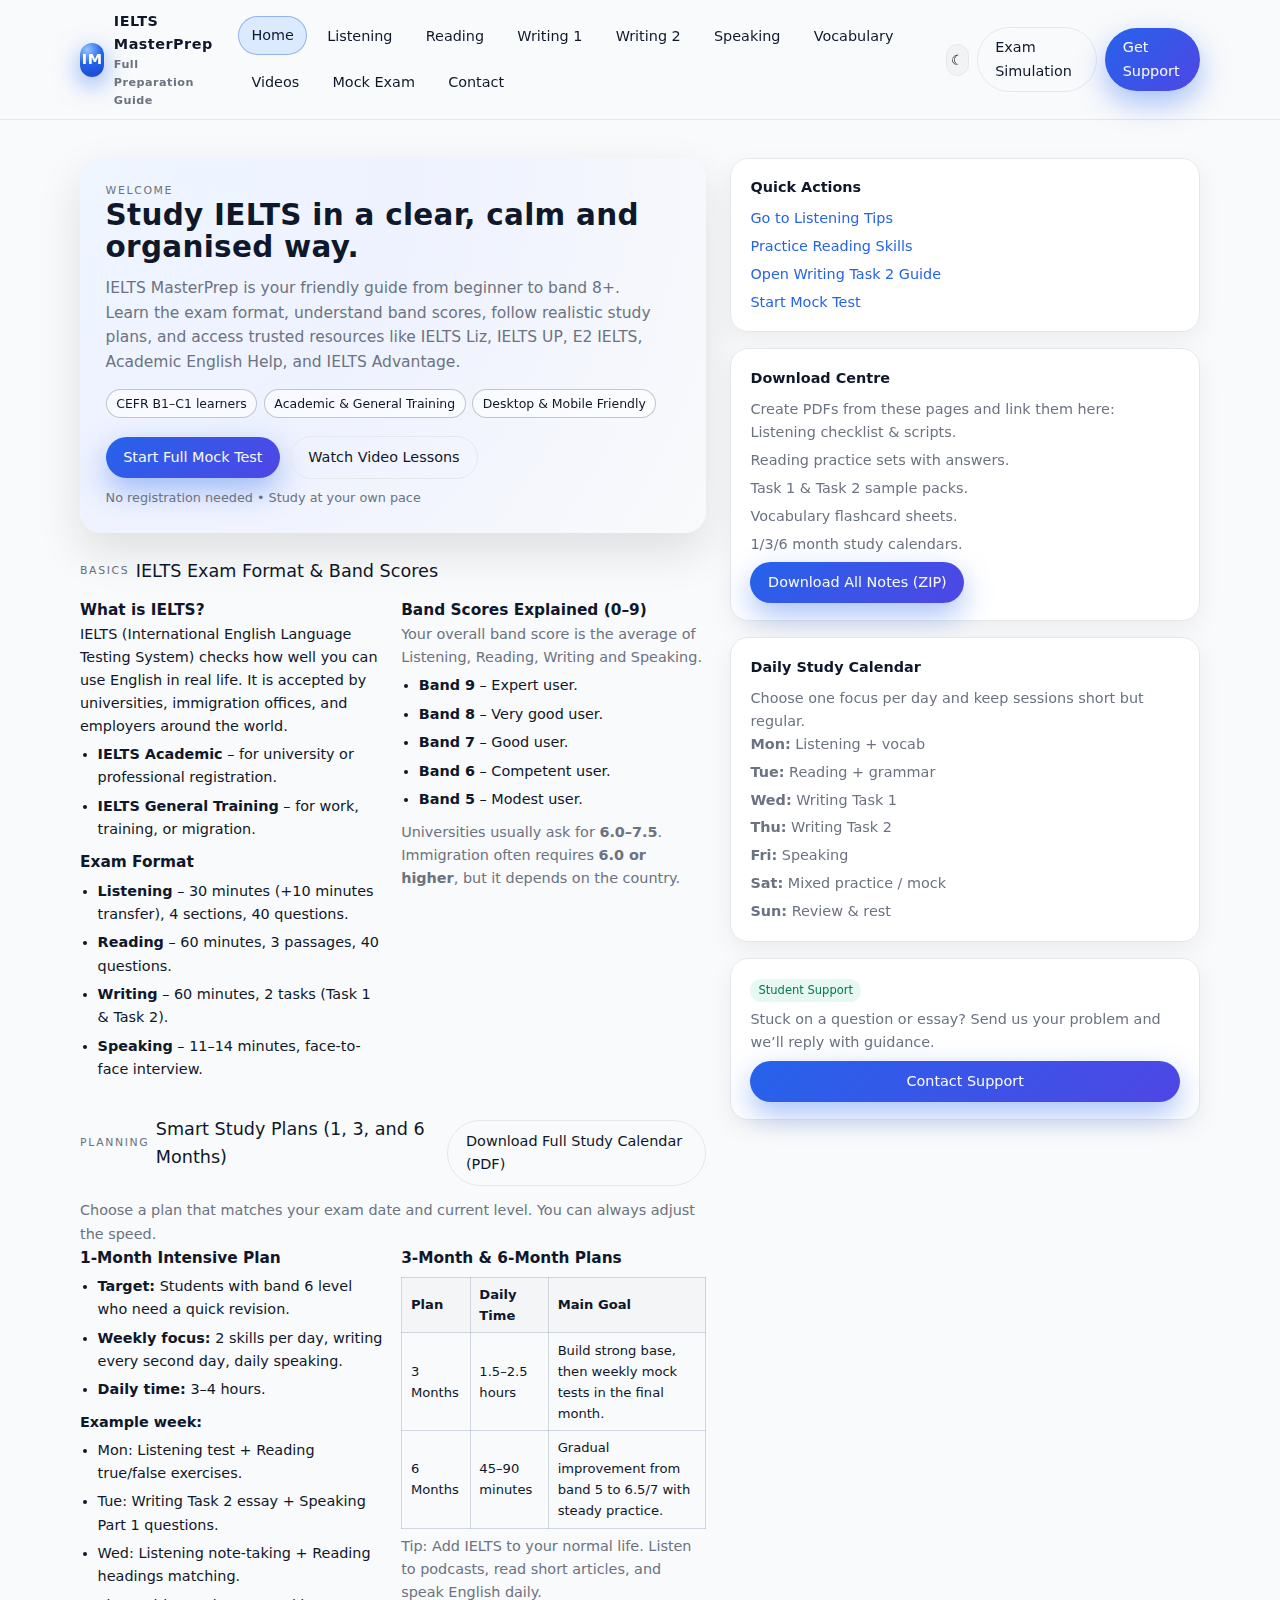
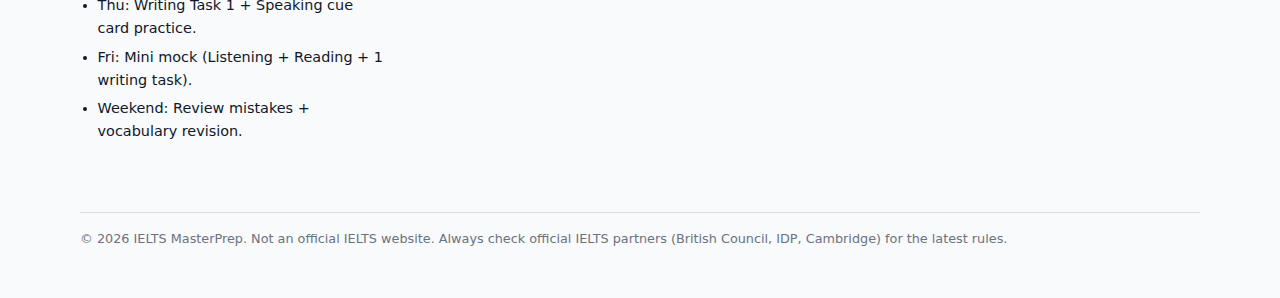
<file: index.html>
<!DOCTYPE html>
<html lang="en">
<head>
  <meta charset="UTF-8" />
  <meta name="viewport" content="width=device-width, initial-scale=1.0" />
  <title>IELTS MasterPrep – Full IELTS Preparation Guide</title>
  <meta name="description"
        content="IELTS MasterPrep – a complete IELTS preparation guide with study plans, exam format, band score explanations, and links to Listening, Reading, Writing and Speaking lessons." />
  <meta name="keywords"
        content="IELTS preparation guide, IELTS exam format, IELTS band scores, IELTS study plan, IELTS listening, IELTS reading, IELTS writing, IELTS speaking" />
  <link rel="stylesheet" href="styles.css" />
</head>
<body>
  <!-- HEADER with active Home -->
  <header>
    <div class="nav-inner">
      <div class="brand">
        <div class="brand-mark">IM</div>
        <div>
          <div style="font-size:0.9rem;">IELTS MasterPrep</div>
          <div style="font-size:0.7rem;" class="muted">Full Preparation Guide</div>
        </div>
      </div>
      <nav class="nav-links">
        <a href="index.html" class="NAV_HOME active">Home</a>
        <a href="listening.html" class="NAV_LISTENING">Listening</a>
        <a href="reading.html" class="NAV_READING">Reading</a>
        <a href="writing-task-1.html" class="NAV_WT1">Writing 1</a>
        <a href="writing-task-2.html" class="NAV_WT2">Writing 2</a>
        <a href="speaking.html" class="NAV_SPEAKING">Speaking</a>
        <a href="vocabulary.html" class="NAV_VOCAB">Vocabulary</a>
        <a href="videos.html" class="NAV_VIDEOS">Videos</a>
        <a href="exam-sim.html" class="NAV_EXAM">Mock Exam</a>
        <a href="contact.html" class="NAV_CONTACT">Contact</a>
      </nav>
      <div class="nav-cta">
        <button class="toggle" id="themeToggle" title="Toggle light/dark mode">☾</button>
        <a href="exam-sim.html" class="btn secondary">Exam Simulation</a>
        <a href="contact.html" class="btn">Get Support</a>
      </div>
    </div>
  </header>

  <div class="page">
    <main>
      <div>
        <!-- HERO -->
        <section class="hero section">
          <div class="section-kicker">Welcome</div>
          <h1>Study IELTS in a clear, calm and organised way.</h1>
          <p class="lead">
            IELTS MasterPrep is your friendly guide from beginner to band 8+. Learn the exam format,
            understand band scores, follow realistic study plans, and access trusted resources like
            IELTS Liz, IELTS UP, E2 IELTS, Academic English Help, and IELTS Advantage.
          </p>
          <div class="hero-tags">
            <span class="chip">CEFR B1–C1 learners</span>
            <span class="chip">Academic &amp; General Training</span>
            <span class="chip">Desktop &amp; Mobile Friendly</span>
          </div>
          <div class="hero-cta">
            <a href="exam-sim.html" class="btn">Start Full Mock Test</a>
            <a href="videos.html" class="btn secondary">Watch Video Lessons</a>
            <div class="hero-note">No registration needed • Study at your own pace</div>
          </div>
        </section>

        <!-- EXAM FORMAT -->
        <section class="section">
          <div class="section-header">
            <div class="section-title">
              <span class="section-kicker">Basics</span>
              <span>IELTS Exam Format &amp; Band Scores</span>
            </div>
          </div>
          <div class="grid-2">
            <div>
              <h3>What is IELTS?</h3>
              <p>
                IELTS (International English Language Testing System) checks how well you can use
                English in real life. It is accepted by universities, immigration offices, and
                employers around the world.
              </p>
              <ul class="list">
                <li><strong>IELTS Academic</strong> – for university or professional registration.</li>
                <li><strong>IELTS General Training</strong> – for work, training, or migration.</li>
              </ul>

              <h3>Exam Format</h3>
              <ul class="list">
                <li><strong>Listening</strong> – 30 minutes (+10 minutes transfer), 4 sections, 40 questions.</li>
                <li><strong>Reading</strong> – 60 minutes, 3 passages, 40 questions.</li>
                <li><strong>Writing</strong> – 60 minutes, 2 tasks (Task 1 &amp; Task 2).</li>
                <li><strong>Speaking</strong> – 11–14 minutes, face-to-face interview.</li>
              </ul>
            </div>
            <div>
              <h3>Band Scores Explained (0–9)</h3>
              <p class="muted">Your overall band score is the average of Listening, Reading, Writing and Speaking.</p>
              <ul class="list">
                <li><strong>Band 9</strong> – Expert user.</li>
                <li><strong>Band 8</strong> – Very good user.</li>
                <li><strong>Band 7</strong> – Good user.</li>
                <li><strong>Band 6</strong> – Competent user.</li>
                <li><strong>Band 5</strong> – Modest user.</li>
              </ul>
              <p class="muted">
                Universities usually ask for <strong>6.0–7.5</strong>.
                Immigration often requires <strong>6.0 or higher</strong>, but it depends on the country.
              </p>
            </div>
          </div>
        </section>

        <!-- STUDY PLANS -->
        <section class="section">
          <div class="section-header">
            <div class="section-title">
              <span class="section-kicker">Planning</span>
              <span>Smart Study Plans (1, 3, and 6 Months)</span>
            </div>
            <a href="#" class="btn secondary">Download Full Study Calendar (PDF)</a>
          </div>
          <p class="muted">
            Choose a plan that matches your exam date and current level. You can always adjust the speed.
          </p>
          <div class="grid-2">
            <div>
              <h3>1-Month Intensive Plan</h3>
              <ul class="list">
                <li><strong>Target:</strong> Students with band 6 level who need a quick revision.</li>
                <li><strong>Weekly focus:</strong> 2 skills per day, writing every second day, daily speaking.</li>
                <li><strong>Daily time:</strong> 3–4 hours.</li>
              </ul>
              <p><strong>Example week:</strong></p>
              <ul class="list">
                <li>Mon: Listening test + Reading true/false exercises.</li>
                <li>Tue: Writing Task 2 essay + Speaking Part 1 questions.</li>
                <li>Wed: Listening note-taking + Reading headings matching.</li>
                <li>Thu: Writing Task 1 + Speaking cue card practice.</li>
                <li>Fri: Mini mock (Listening + Reading + 1 writing task).</li>
                <li>Weekend: Review mistakes + vocabulary revision.</li>
              </ul>
            </div>
            <div>
              <h3>3-Month &amp; 6-Month Plans</h3>
              <table class="study-plan-table">
                <thead>
                  <tr>
                    <th>Plan</th>
                    <th>Daily Time</th>
                    <th>Main Goal</th>
                  </tr>
                </thead>
                <tbody>
                  <tr>
                    <td>3 Months</td>
                    <td>1.5–2.5 hours</td>
                    <td>Build strong base, then weekly mock tests in the final month.</td>
                  </tr>
                  <tr>
                    <td>6 Months</td>
                    <td>45–90 minutes</td>
                    <td>Gradual improvement from band 5 to 6.5/7 with steady practice.</td>
                  </tr>
                </tbody>
              </table>
              <p class="muted" style="margin-top:0.4rem;">
                Tip: Add IELTS to your normal life. Listen to podcasts, read short articles, and speak English daily.
              </p>
            </div>
          </div>
        </section>
      </div>

      <!-- ASIDE -->
      <aside class="side-panel">
        <div class="card">
          <h3>Quick Actions</h3>
          <ul>
            <li><a href="listening.html">Go to Listening Tips</a></li>
            <li><a href="reading.html">Practice Reading Skills</a></li>
            <li><a href="writing-task-2.html">Open Writing Task 2 Guide</a></li>
            <li><a href="exam-sim.html">Start Mock Test</a></li>
          </ul>
        </div>

        <div class="card">
          <h3>Download Centre</h3>
          <p class="muted">Create PDFs from these pages and link them here:</p>
          <ul>
            <li>Listening checklist &amp; scripts.</li>
            <li>Reading practice sets with answers.</li>
            <li>Task 1 &amp; Task 2 sample packs.</li>
            <li>Vocabulary flashcard sheets.</li>
            <li>1/3/6 month study calendars.</li>
          </ul>
          <a href="#" class="btn" style="margin-top:0.4rem;">Download All Notes (ZIP)</a>
        </div>

        <div class="card">
          <h3>Daily Study Calendar</h3>
          <p class="muted">Choose one focus per day and keep sessions short but regular.</p>
          <ul>
            <li><strong>Mon:</strong> Listening + vocab</li>
            <li><strong>Tue:</strong> Reading + grammar</li>
            <li><strong>Wed:</strong> Writing Task 1</li>
            <li><strong>Thu:</strong> Writing Task 2</li>
            <li><strong>Fri:</strong> Speaking</li>
            <li><strong>Sat:</strong> Mixed practice / mock</li>
            <li><strong>Sun:</strong> Review &amp; rest</li>
          </ul>
        </div>

        <div class="card">
          <div class="badge">Student Support</div>
          <p style="margin-top:0.4rem;" class="muted">
            Stuck on a question or essay? Send us your problem and we’ll reply with guidance.
          </p>
          <a href="contact.html" class="btn" style="margin-top:0.4rem; width:100%; justify-content:center;">
            Contact Support
          </a>
        </div>
      </aside>
    </main>

    <footer>
      <div>© <span id="year"></span> IELTS MasterPrep. Not an official IELTS website.
        Always check official IELTS partners (British Council, IDP, Cambridge) for the latest rules.
      </div>
    </footer>
  </div>

  <script src="main.js"></script>
</body>
</html>
</file>
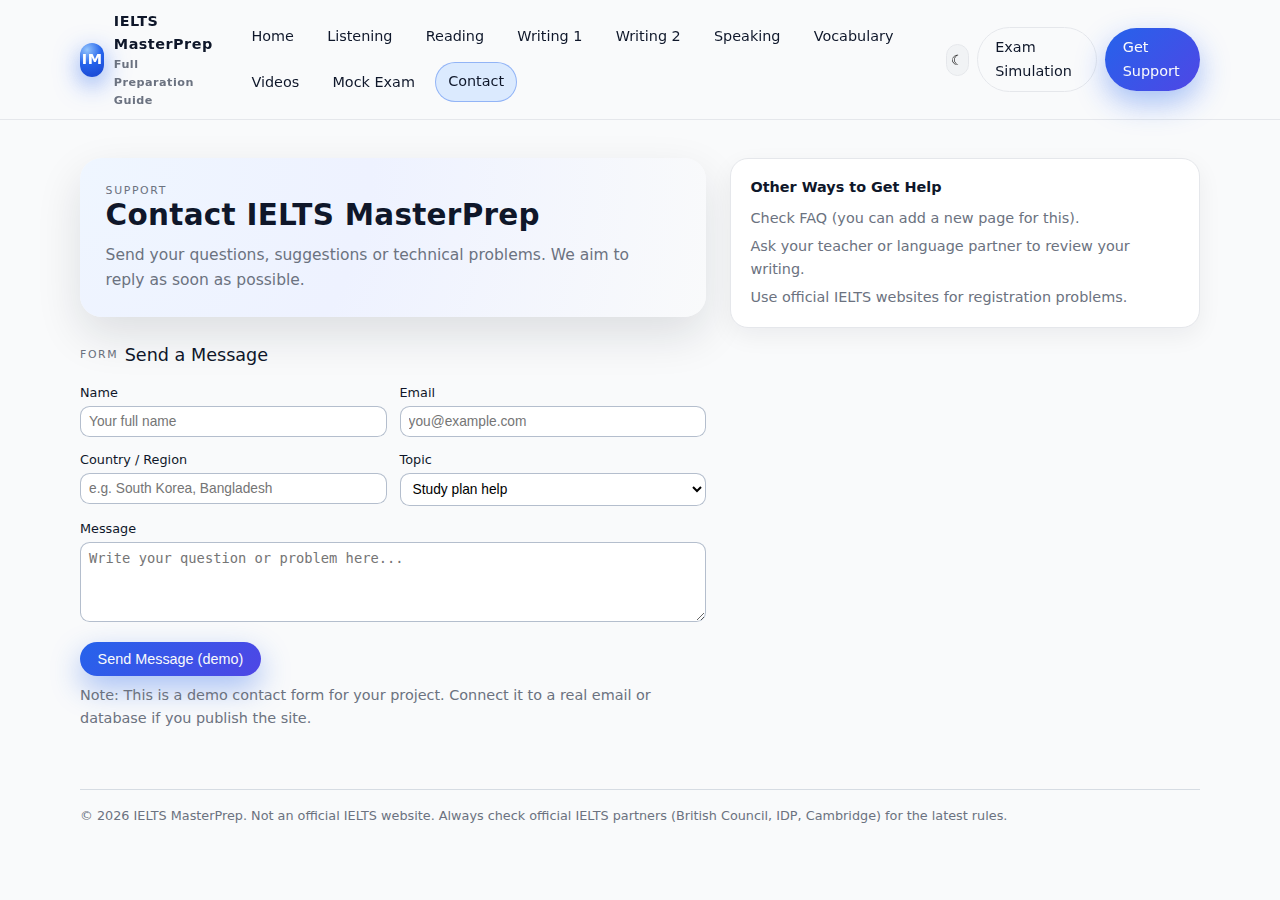
<file: contact.html>
<!DOCTYPE html>
<html lang="en">
<head>
  <meta charset="UTF-8" />
  <meta name="viewport" content="width=device-width, initial-scale=1.0" />
  <title>Contact & Support – IELTS MasterPrep</title>
  <meta name="description"
        content="Contact IELTS MasterPrep for help with your IELTS study plan, technical issues or general questions." />
  <meta name="keywords"
        content="IELTS help, IELTS contact, IELTS support" />
  <link rel="stylesheet" href="styles.css" />
</head>
<body>
  <!-- HEADER with active Contact -->
  <header>
    <div class="nav-inner">
      <div class="brand">
        <div class="brand-mark">IM</div>
        <div>
          <div style="font-size:0.9rem;">IELTS MasterPrep</div>
          <div style="font-size:0.7rem;" class="muted">Full Preparation Guide</div>
        </div>
      </div>
      <nav class="nav-links">
        <a href="index.html" class="NAV_HOME">Home</a>
        <a href="listening.html" class="NAV_LISTENING">Listening</a>
        <a href="reading.html" class="NAV_READING">Reading</a>
        <a href="writing-task-1.html" class="NAV_WT1">Writing 1</a>
        <a href="writing-task-2.html" class="NAV_WT2">Writing 2</a>
        <a href="speaking.html" class="NAV_SPEAKING">Speaking</a>
        <a href="vocabulary.html" class="NAV_VOCAB">Vocabulary</a>
        <a href="videos.html" class="NAV_VIDEOS">Videos</a>
        <a href="exam-sim.html" class="NAV_EXAM">Mock Exam</a>
        <a href="contact.html" class="NAV_CONTACT active">Contact</a>
      </nav>
      <div class="nav-cta">
        <button class="toggle" id="themeToggle" title="Toggle light/dark mode">☾</button>
        <a href="exam-sim.html" class="btn secondary">Exam Simulation</a>
        <a href="contact.html" class="btn">Get Support</a>
      </div>
    </div>
  </header>

  <div class="page">
    <main>
      <div>
        <section class="hero section">
          <div class="section-kicker">Support</div>
          <h1>Contact IELTS MasterPrep</h1>
          <p class="lead">
            Send your questions, suggestions or technical problems. We aim to reply as soon as possible.
          </p>
        </section>

        <section class="section">
          <div class="section-header">
            <div class="section-title">
              <span class="section-kicker">Form</span>
              <span>Send a Message</span>
            </div>
          </div>

          <form class="contact-form">
            <div>
              <label for="name">Name</label>
              <input id="name" type="text" placeholder="Your full name" />
            </div>
            <div>
              <label for="email">Email</label>
              <input id="email" type="email" placeholder="you@example.com" />
            </div>
            <div>
              <label for="country">Country / Region</label>
              <input id="country" type="text" placeholder="e.g. South Korea, Bangladesh" />
            </div>
            <div>
              <label for="topic">Topic</label>
              <select id="topic">
                <option>Study plan help</option>
                <option>Technical issue</option>
                <option>Content suggestion</option>
                <option>Other</option>
              </select>
            </div>
            <div class="full-width">
              <label for="message">Message</label>
              <textarea id="message" rows="4" placeholder="Write your question or problem here..."></textarea>
            </div>
            <div class="full-width">
              <button type="submit" class="btn">Send Message (demo)</button>
            </div>
          </form>

          <p class="muted" style="margin-top:0.5rem;">
            Note: This is a demo contact form for your project. Connect it to a real email or database if you publish the site.
          </p>
        </section>
      </div>

      <aside class="side-panel">
        <div class="card">
          <h3>Other Ways to Get Help</h3>
          <ul>
            <li>Check FAQ (you can add a new page for this).</li>
            <li>Ask your teacher or language partner to review your writing.</li>
            <li>Use official IELTS websites for registration problems.</li>
          </ul>
        </div>
      </aside>
    </main>

    <footer>
      <div>© <span id="year"></span> IELTS MasterPrep. Not an official IELTS website.
        Always check official IELTS partners (British Council, IDP, Cambridge) for the latest rules.
      </div>
    </footer>
  </div>

  <script src="main.js"></script>
</body>
</html>
</file>
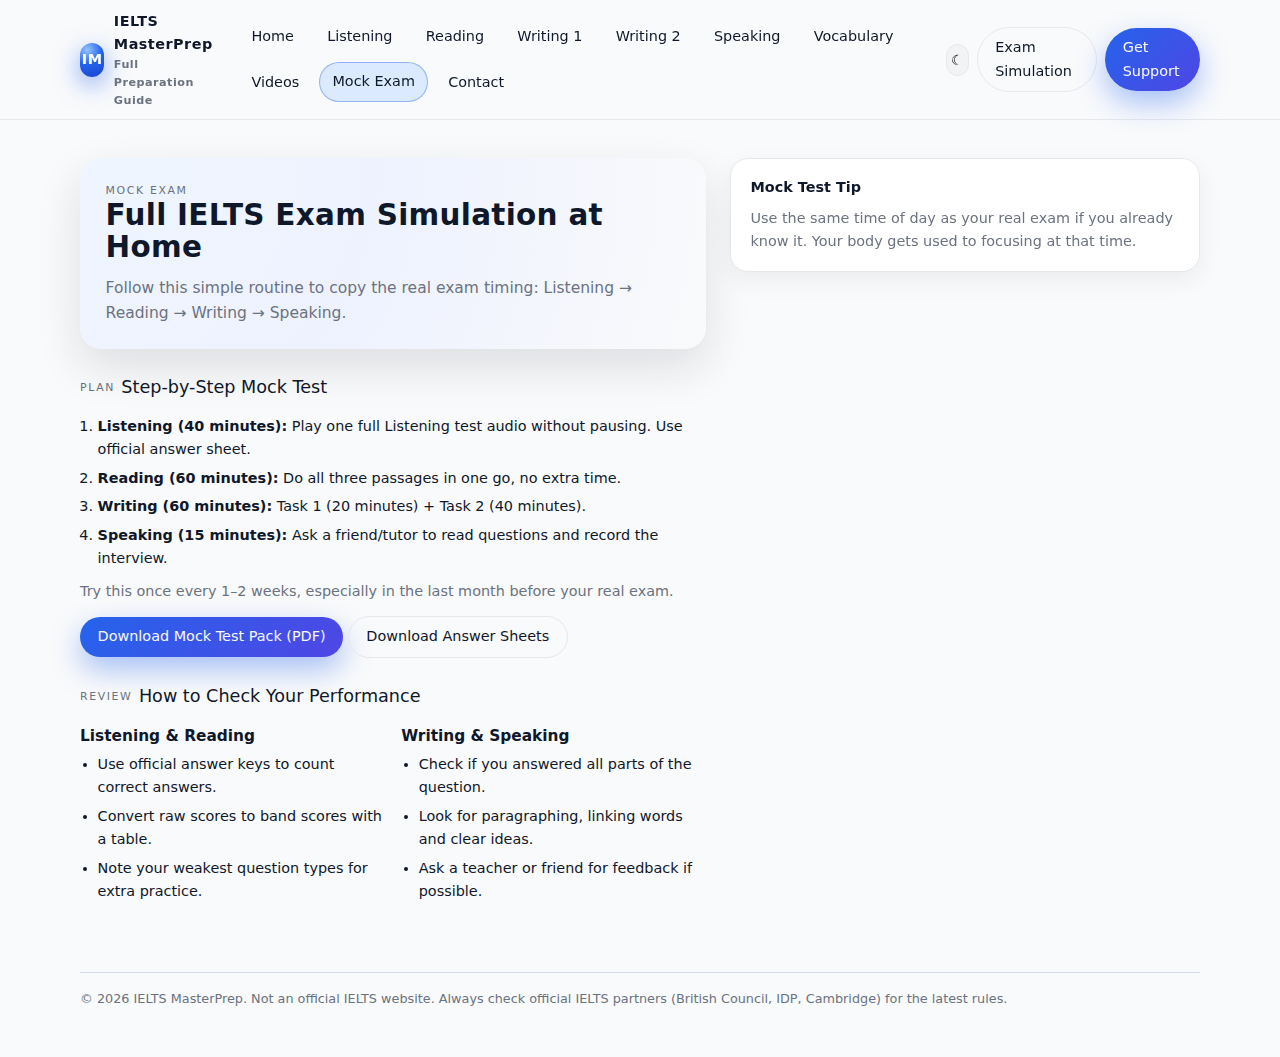
<file: exam-sim.html>
<!DOCTYPE html>
<html lang="en">
<head>
  <meta charset="UTF-8" />
  <meta name="viewport" content="width=device-width, initial-scale=1.0" />
  <title>IELTS Mock Exam Simulation – IELTS MasterPrep</title>
  <meta name="description"
        content="Simulate the full IELTS test at home: Listening, Reading, Writing and Speaking in one clear routine." />
  <meta name="keywords"
        content="IELTS mock test, IELTS exam simulation, IELTS full test practice" />
  <link rel="stylesheet" href="styles.css" />
</head>
<body>
  <!-- HEADER with active Mock Exam -->
  <header>
    <div class="nav-inner">
      <div class="brand">
        <div class="brand-mark">IM</div>
        <div>
          <div style="font-size:0.9rem;">IELTS MasterPrep</div>
          <div style="font-size:0.7rem;" class="muted">Full Preparation Guide</div>
        </div>
      </div>
      <nav class="nav-links">
        <a href="index.html" class="NAV_HOME">Home</a>
        <a href="listening.html" class="NAV_LISTENING">Listening</a>
        <a href="reading.html" class="NAV_READING">Reading</a>
        <a href="writing-task-1.html" class="NAV_WT1">Writing 1</a>
        <a href="writing-task-2.html" class="NAV_WT2">Writing 2</a>
        <a href="speaking.html" class="NAV_SPEAKING">Speaking</a>
        <a href="vocabulary.html" class="NAV_VOCAB">Vocabulary</a>
        <a href="videos.html" class="NAV_VIDEOS">Videos</a>
        <a href="exam-sim.html" class="NAV_EXAM active">Mock Exam</a>
        <a href="contact.html" class="NAV_CONTACT">Contact</a>
      </nav>
      <div class="nav-cta">
        <button class="toggle" id="themeToggle" title="Toggle light/dark mode">☾</button>
        <a href="exam-sim.html" class="btn secondary">Exam Simulation</a>
        <a href="contact.html" class="btn">Get Support</a>
      </div>
    </div>
  </header>

  <div class="page">
    <main>
      <div>
        <section class="hero section">
          <div class="section-kicker">Mock Exam</div>
          <h1>Full IELTS Exam Simulation at Home</h1>
          <p class="lead">
            Follow this simple routine to copy the real exam timing: Listening → Reading → Writing → Speaking.
          </p>
        </section>

        <section class="section">
          <div class="section-header">
            <div class="section-title">
              <span class="section-kicker">Plan</span>
              <span>Step-by-Step Mock Test</span>
            </div>
          </div>
          <ol class="list">
            <li><strong>Listening (40 minutes):</strong> Play one full Listening test audio without pausing. Use official answer sheet.</li>
            <li><strong>Reading (60 minutes):</strong> Do all three passages in one go, no extra time.</li>
            <li><strong>Writing (60 minutes):</strong> Task 1 (20 minutes) + Task 2 (40 minutes).</li>
            <li><strong>Speaking (15 minutes):</strong> Ask a friend/tutor to read questions and record the interview.</li>
          </ol>
          <p class="muted">
            Try this once every 1–2 weeks, especially in the last month before your real exam.
          </p>

          <p style="margin-top:0.8rem;">
            <a href="#" class="btn">Download Mock Test Pack (PDF)</a>
            <a href="#" class="btn secondary">Download Answer Sheets</a>
          </p>
        </section>

        <section class="section">
          <div class="section-header">
            <div class="section-title">
              <span class="section-kicker">Review</span>
              <span>How to Check Your Performance</span>
            </div>
          </div>
          <div class="grid-2">
            <div>
              <h3>Listening & Reading</h3>
              <ul class="list">
                <li>Use official answer keys to count correct answers.</li>
                <li>Convert raw scores to band scores with a table.</li>
                <li>Note your weakest question types for extra practice.</li>
              </ul>
            </div>
            <div>
              <h3>Writing & Speaking</h3>
              <ul class="list">
                <li>Check if you answered all parts of the question.</li>
                <li>Look for paragraphing, linking words and clear ideas.</li>
                <li>Ask a teacher or friend for feedback if possible.</li>
              </ul>
            </div>
          </div>
        </section>
      </div>

      <aside class="side-panel">
        <div class="card">
          <h3>Mock Test Tip</h3>
          <p class="muted">
            Use the same time of day as your real exam if you already know it. Your body gets used to focusing at that time.
          </p>
        </div>
      </aside>
    </main>

    <footer>
      <div>© <span id="year"></span> IELTS MasterPrep. Not an official IELTS website.
        Always check official IELTS partners (British Council, IDP, Cambridge) for the latest rules.
      </div>
    </footer>
  </div>

  <script src="main.js"></script>
</body>
</html>
</file>
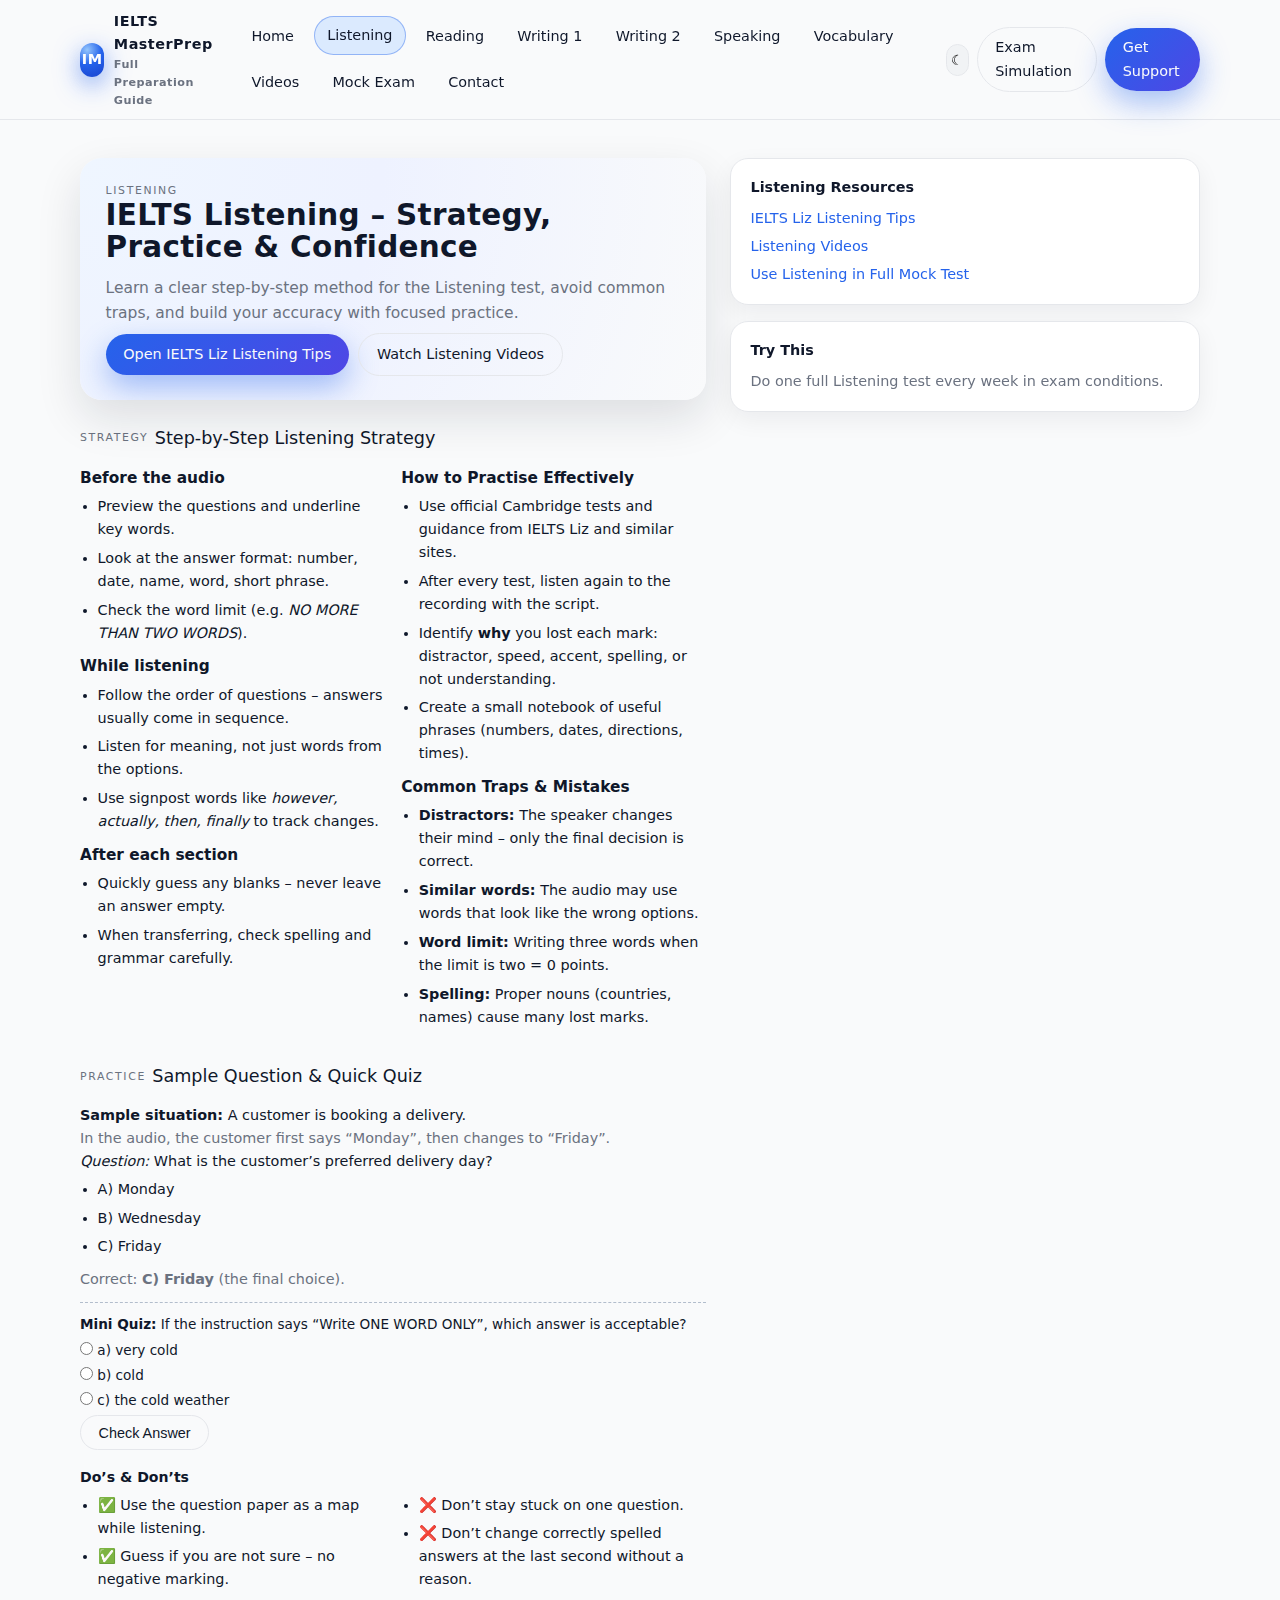
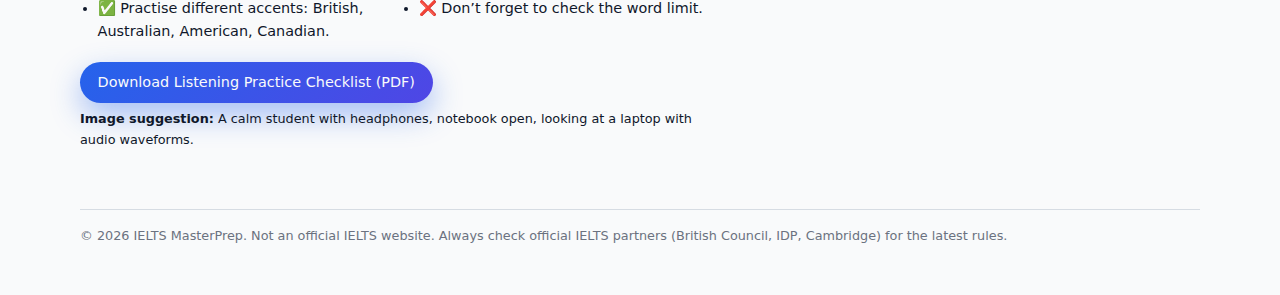
<file: listening.html>
<!DOCTYPE html>
<html lang="en">
<head>
  <meta charset="UTF-8" />
  <meta name="viewport" content="width=device-width, initial-scale=1.0" />
  <title>IELTS Listening Tips, Strategies & Practice – IELTS MasterPrep</title>
  <meta name="description"
        content="Step-by-step IELTS Listening strategies, common traps, practice checklist, sample questions and links to IELTS Liz and other trusted resources." />
  <meta name="keywords"
        content="IELTS listening tips, IELTS listening practice, IELTS Liz listening, IELTS listening strategies" />
  <link rel="stylesheet" href="styles.css" />
</head>
<body>
  <!-- HEADER with active Listening -->
  <header>
    <div class="nav-inner">
      <div class="brand">
        <div class="brand-mark">IM</div>
        <div>
          <div style="font-size:0.9rem;">IELTS MasterPrep</div>
          <div style="font-size:0.7rem;" class="muted">Full Preparation Guide</div>
        </div>
      </div>
      <nav class="nav-links">
        <a href="index.html" class="NAV_HOME">Home</a>
        <a href="listening.html" class="NAV_LISTENING active">Listening</a>
        <a href="reading.html" class="NAV_READING">Reading</a>
        <a href="writing-task-1.html" class="NAV_WT1">Writing 1</a>
        <a href="writing-task-2.html" class="NAV_WT2">Writing 2</a>
        <a href="speaking.html" class="NAV_SPEAKING">Speaking</a>
        <a href="vocabulary.html" class="NAV_VOCAB">Vocabulary</a>
        <a href="videos.html" class="NAV_VIDEOS">Videos</a>
        <a href="exam-sim.html" class="NAV_EXAM">Mock Exam</a>
        <a href="contact.html" class="NAV_CONTACT">Contact</a>
      </nav>
      <div class="nav-cta">
        <button class="toggle" id="themeToggle" title="Toggle light/dark mode">☾</button>
        <a href="exam-sim.html" class="btn secondary">Exam Simulation</a>
        <a href="contact.html" class="btn">Get Support</a>
      </div>
    </div>
  </header>

  <div class="page">
    <main>
      <div>
        <section class="hero section">
          <div class="section-kicker">Listening</div>
          <h1>IELTS Listening – Strategy, Practice & Confidence</h1>
          <p class="lead">
            Learn a clear step-by-step method for the Listening test, avoid common traps,
            and build your accuracy with focused practice.
          </p>
          <div class="hero-cta">
            <a href="https://ieltsliz.com/ielts-listening/" target="_blank" class="btn">
              Open IELTS Liz Listening Tips
            </a>
            <a href="videos.html" class="btn secondary">Watch Listening Videos</a>
          </div>
        </section>

        <section class="section">
          <div class="section-header">
            <div class="section-title">
              <span class="section-kicker">Strategy</span>
              <span>Step-by-Step Listening Strategy</span>
            </div>
          </div>
          <div class="grid-2">
            <div>
              <h3>Before the audio</h3>
              <ul class="list">
                <li>Preview the questions and underline key words.</li>
                <li>Look at the answer format: number, date, name, word, short phrase.</li>
                <li>Check the word limit (e.g. <em>NO MORE THAN TWO WORDS</em>).</li>
              </ul>
              <h3>While listening</h3>
              <ul class="list">
                <li>Follow the order of questions – answers usually come in sequence.</li>
                <li>Listen for meaning, not just words from the options.</li>
                <li>Use signpost words like <em>however, actually, then, finally</em> to track changes.</li>
              </ul>
              <h3>After each section</h3>
              <ul class="list">
                <li>Quickly guess any blanks – never leave an answer empty.</li>
                <li>When transferring, check spelling and grammar carefully.</li>
              </ul>
            </div>
            <div>
              <h3>How to Practise Effectively</h3>
              <ul class="list">
                <li>Use official Cambridge tests and guidance from IELTS Liz and similar sites.</li>
                <li>After every test, listen again to the recording with the script.</li>
                <li>Identify <strong>why</strong> you lost each mark: distractor, speed, accent, spelling, or not understanding.</li>
                <li>Create a small notebook of useful phrases (numbers, dates, directions, times).</li>
              </ul>

              <h3>Common Traps &amp; Mistakes</h3>
              <ul class="list">
                <li><strong>Distractors:</strong> The speaker changes their mind – only the final decision is correct.</li>
                <li><strong>Similar words:</strong> The audio may use words that look like the wrong options.</li>
                <li><strong>Word limit:</strong> Writing three words when the limit is two = 0 points.</li>
                <li><strong>Spelling:</strong> Proper nouns (countries, names) cause many lost marks.</li>
              </ul>
            </div>
          </div>
        </section>

        <section class="section">
          <div class="section-header">
            <div class="section-title">
              <span class="section-kicker">Practice</span>
              <span>Sample Question &amp; Quick Quiz</span>
            </div>
          </div>
          <p><strong>Sample situation:</strong> A customer is booking a delivery.</p>
          <p class="muted">
            In the audio, the customer first says “Monday”, then changes to “Friday”.
          </p>
          <p><em>Question:</em> What is the customer’s preferred delivery day?</p>
          <ul class="list">
            <li>A) Monday</li>
            <li>B) Wednesday</li>
            <li>C) Friday</li>
          </ul>
          <p class="muted">Correct: <strong>C) Friday</strong> (the final choice).</p>

          <!-- LISTENING QUIZ -->
          <div class="quiz" data-quiz-id="listening" data-correct="b">
            <div class="quiz-question">
              <strong>Mini Quiz:</strong> If the instruction says “Write ONE WORD ONLY”,
              which answer is acceptable?
            </div>
            <div class="quiz-options">
              <label><input type="radio" name="q-listening" value="a"> a) very cold</label>
              <label><input type="radio" name="q-listening" value="b"> b) cold</label>
              <label><input type="radio" name="q-listening" value="c"> c) the cold weather</label>
            </div>
            <button class="btn secondary" type="button" data-quiz-check>Check Answer</button>
            <div class="quiz-result"></div>
          </div>

          <h4 style="margin-top:1rem;">Do’s &amp; Don’ts</h4>
          <div class="grid-2">
            <ul class="list">
              <li>✅ Use the question paper as a map while listening.</li>
              <li>✅ Guess if you are not sure – no negative marking.</li>
              <li>✅ Practise different accents: British, Australian, American, Canadian.</li>
            </ul>
            <ul class="list">
              <li>❌ Don’t stay stuck on one question.</li>
              <li>❌ Don’t change correctly spelled answers at the last second without a reason.</li>
              <li>❌ Don’t forget to check the word limit.</li>
            </ul>
          </div>

          <p style="margin-top:0.6rem;">
            <a href="#" class="btn">Download Listening Practice Checklist (PDF)</a>
          </p>
          <div class="image-notes">
            <strong>Image suggestion:</strong> A calm student with headphones, notebook open,
            looking at a laptop with audio waveforms.
          </div>
        </section>
      </div>

      <aside class="side-panel">
        <div class="card">
          <h3>Listening Resources</h3>
          <ul>
            <li><a href="https://ieltsliz.com/ielts-listening/" target="_blank">IELTS Liz Listening Tips</a></li>
            <li><a href="videos.html">Listening Videos</a></li>
            <li><a href="exam-sim.html">Use Listening in Full Mock Test</a></li>
          </ul>
        </div>
        <div class="card">
          <h3>Try This</h3>
          <p class="muted">Do one full Listening test every week in exam conditions.</p>
        </div>
      </aside>
    </main>

    <footer>
      <div>© <span id="year"></span> IELTS MasterPrep. Not an official IELTS website.
        Always check official IELTS partners (British Council, IDP, Cambridge) for the latest rules.
      </div>
    </footer>
  </div>

  <script src="main.js"></script>
</body>
</html>
</file>
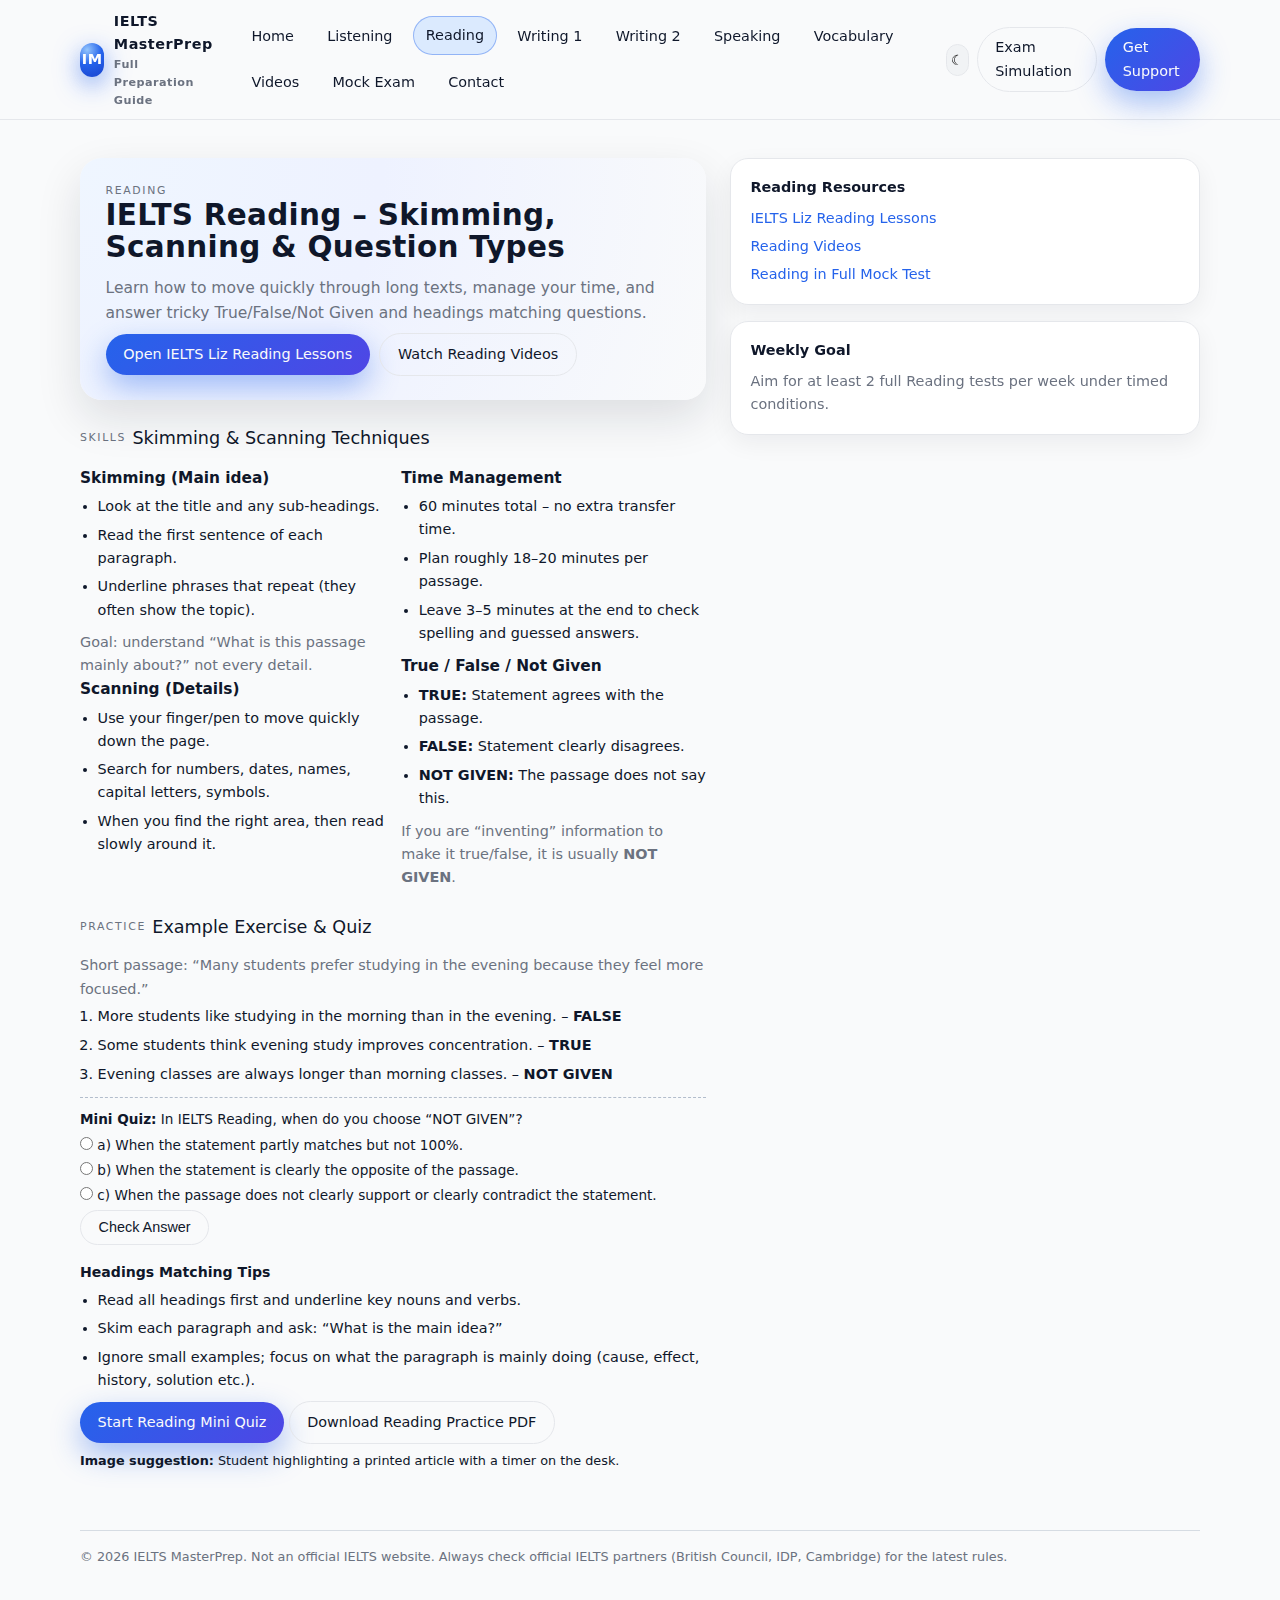
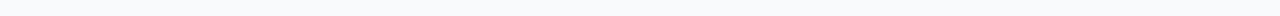
<file: reading.html>
<!DOCTYPE html>
<html lang="en">
<head>
  <meta charset="UTF-8" />
  <meta name="viewport" content="width=device-width, initial-scale=1.0" />
  <title>IELTS Reading Skills, Skimming & Scanning – IELTS MasterPrep</title>
  <meta name="description"
        content="Master IELTS Reading with skimming and scanning techniques, True/False/Not Given strategies, headings matching tips, practice exercises and model solutions." />
  <meta name="keywords"
        content="IELTS reading tips, skimming scanning, True False Not Given, IELTS reading practice" />
  <link rel="stylesheet" href="styles.css" />
</head>
<body>
  <!-- HEADER with active Reading -->
  <header>
    <div class="nav-inner">
      <div class="brand">
        <div class="brand-mark">IM</div>
        <div>
          <div style="font-size:0.9rem;">IELTS MasterPrep</div>
          <div style="font-size:0.7rem;" class="muted">Full Preparation Guide</div>
        </div>
      </div>
      <nav class="nav-links">
        <a href="index.html" class="NAV_HOME">Home</a>
        <a href="listening.html" class="NAV_LISTENING">Listening</a>
        <a href="reading.html" class="NAV_READING active">Reading</a>
        <a href="writing-task-1.html" class="NAV_WT1">Writing 1</a>
        <a href="writing-task-2.html" class="NAV_WT2">Writing 2</a>
        <a href="speaking.html" class="NAV_SPEAKING">Speaking</a>
        <a href="vocabulary.html" class="NAV_VOCAB">Vocabulary</a>
        <a href="videos.html" class="NAV_VIDEOS">Videos</a>
        <a href="exam-sim.html" class="NAV_EXAM">Mock Exam</a>
        <a href="contact.html" class="NAV_CONTACT">Contact</a>
      </nav>
      <div class="nav-cta">
        <button class="toggle" id="themeToggle" title="Toggle light/dark mode">☾</button>
        <a href="exam-sim.html" class="btn secondary">Exam Simulation</a>
        <a href="contact.html" class="btn">Get Support</a>
      </div>
    </div>
  </header>

  <div class="page">
    <main>
      <div>
        <section class="hero section">
          <div class="section-kicker">Reading</div>
          <h1>IELTS Reading – Skimming, Scanning & Question Types</h1>
          <p class="lead">
            Learn how to move quickly through long texts, manage your time, and answer tricky
            True/False/Not Given and headings matching questions.
          </p>
          <div class="hero-cta">
            <a href="https://ieltsliz.com/ielts-reading-lessons-information-and-tips/" target="_blank" class="btn">
              Open IELTS Liz Reading Lessons
            </a>
            <a href="videos.html" class="btn secondary">Watch Reading Videos</a>
          </div>
        </section>

        <section class="section">
          <div class="section-header">
            <div class="section-title">
              <span class="section-kicker">Skills</span>
              <span>Skimming &amp; Scanning Techniques</span>
            </div>
          </div>
          <div class="grid-2">
            <div>
              <h3>Skimming (Main idea)</h3>
              <ul class="list">
                <li>Look at the title and any sub-headings.</li>
                <li>Read the first sentence of each paragraph.</li>
                <li>Underline phrases that repeat (they often show the topic).</li>
              </ul>
              <p class="muted">Goal: understand “What is this passage mainly about?” not every detail.</p>

              <h3>Scanning (Details)</h3>
              <ul class="list">
                <li>Use your finger/pen to move quickly down the page.</li>
                <li>Search for numbers, dates, names, capital letters, symbols.</li>
                <li>When you find the right area, then read slowly around it.</li>
              </ul>
            </div>
            <div>
              <h3>Time Management</h3>
              <ul class="list">
                <li>60 minutes total – no extra transfer time.</li>
                <li>Plan roughly 18–20 minutes per passage.</li>
                <li>Leave 3–5 minutes at the end to check spelling and guessed answers.</li>
              </ul>

              <h3>True / False / Not Given</h3>
              <ul class="list">
                <li><strong>TRUE:</strong> Statement agrees with the passage.</li>
                <li><strong>FALSE:</strong> Statement clearly disagrees.</li>
                <li><strong>NOT GIVEN:</strong> The passage does not say this.</li>
              </ul>
              <p class="muted">
                If you are “inventing” information to make it true/false, it is usually <strong>NOT GIVEN</strong>.
              </p>
            </div>
          </div>
        </section>

        <section class="section">
          <div class="section-header">
            <div class="section-title">
              <span class="section-kicker">Practice</span>
              <span>Example Exercise &amp; Quiz</span>
            </div>
          </div>
          <p class="muted">
            Short passage: “Many students prefer studying in the evening because they feel more focused.”
          </p>
          <ol class="list">
            <li>More students like studying in the morning than in the evening. – <strong>FALSE</strong></li>
            <li>Some students think evening study improves concentration. – <strong>TRUE</strong></li>
            <li>Evening classes are always longer than morning classes. – <strong>NOT GIVEN</strong></li>
          </ol>

          <!-- READING QUIZ -->
          <div class="quiz" data-quiz-id="reading" data-correct="c">
            <div class="quiz-question">
              <strong>Mini Quiz:</strong> In IELTS Reading, when do you choose “NOT GIVEN”?</strong>
            </div>
            <div class="quiz-options">
              <label><input type="radio" name="q-reading" value="a">
                a) When the statement partly matches but not 100%.
              </label>
              <label><input type="radio" name="q-reading" value="b">
                b) When the statement is clearly the opposite of the passage.
              </label>
              <label><input type="radio" name="q-reading" value="c">
                c) When the passage does not clearly support or clearly contradict the statement.
              </label>
            </div>
            <button class="btn secondary" type="button" data-quiz-check>Check Answer</button>
            <div class="quiz-result"></div>
          </div>

          <h4 style="margin-top:1rem;">Headings Matching Tips</h4>
          <ul class="list">
            <li>Read all headings first and underline key nouns and verbs.</li>
            <li>Skim each paragraph and ask: “What is the main idea?”</li>
            <li>Ignore small examples; focus on what the paragraph is mainly doing (cause, effect, history, solution etc.).</li>
          </ul>

          <p style="margin-top:0.6rem;">
            <a href="#" class="btn">Start Reading Mini Quiz</a>
            <a href="#" class="btn secondary">Download Reading Practice PDF</a>
          </p>
          <div class="image-notes">
            <strong>Image suggestion:</strong> Student highlighting a printed article with a timer on the desk.
          </div>
        </section>
      </div>

      <aside class="side-panel">
        <div class="card">
          <h3>Reading Resources</h3>
          <ul>
            <li><a href="https://ieltsliz.com/ielts-reading-lessons-information-and-tips/" target="_blank">
              IELTS Liz Reading Lessons</a></li>
            <li><a href="videos.html">Reading Videos</a></li>
            <li><a href="exam-sim.html">Reading in Full Mock Test</a></li>
          </ul>
        </div>
        <div class="card">
          <h3>Weekly Goal</h3>
          <p class="muted">Aim for at least 2 full Reading tests per week under timed conditions.</p>
        </div>
      </aside>
    </main>

    <footer>
      <div>© <span id="year"></span> IELTS MasterPrep. Not an official IELTS website.
        Always check official IELTS partners (British Council, IDP, Cambridge) for the latest rules.
      </div>
    </footer>
  </div>

  <script src="main.js"></script>
</body>
</html>
</file>
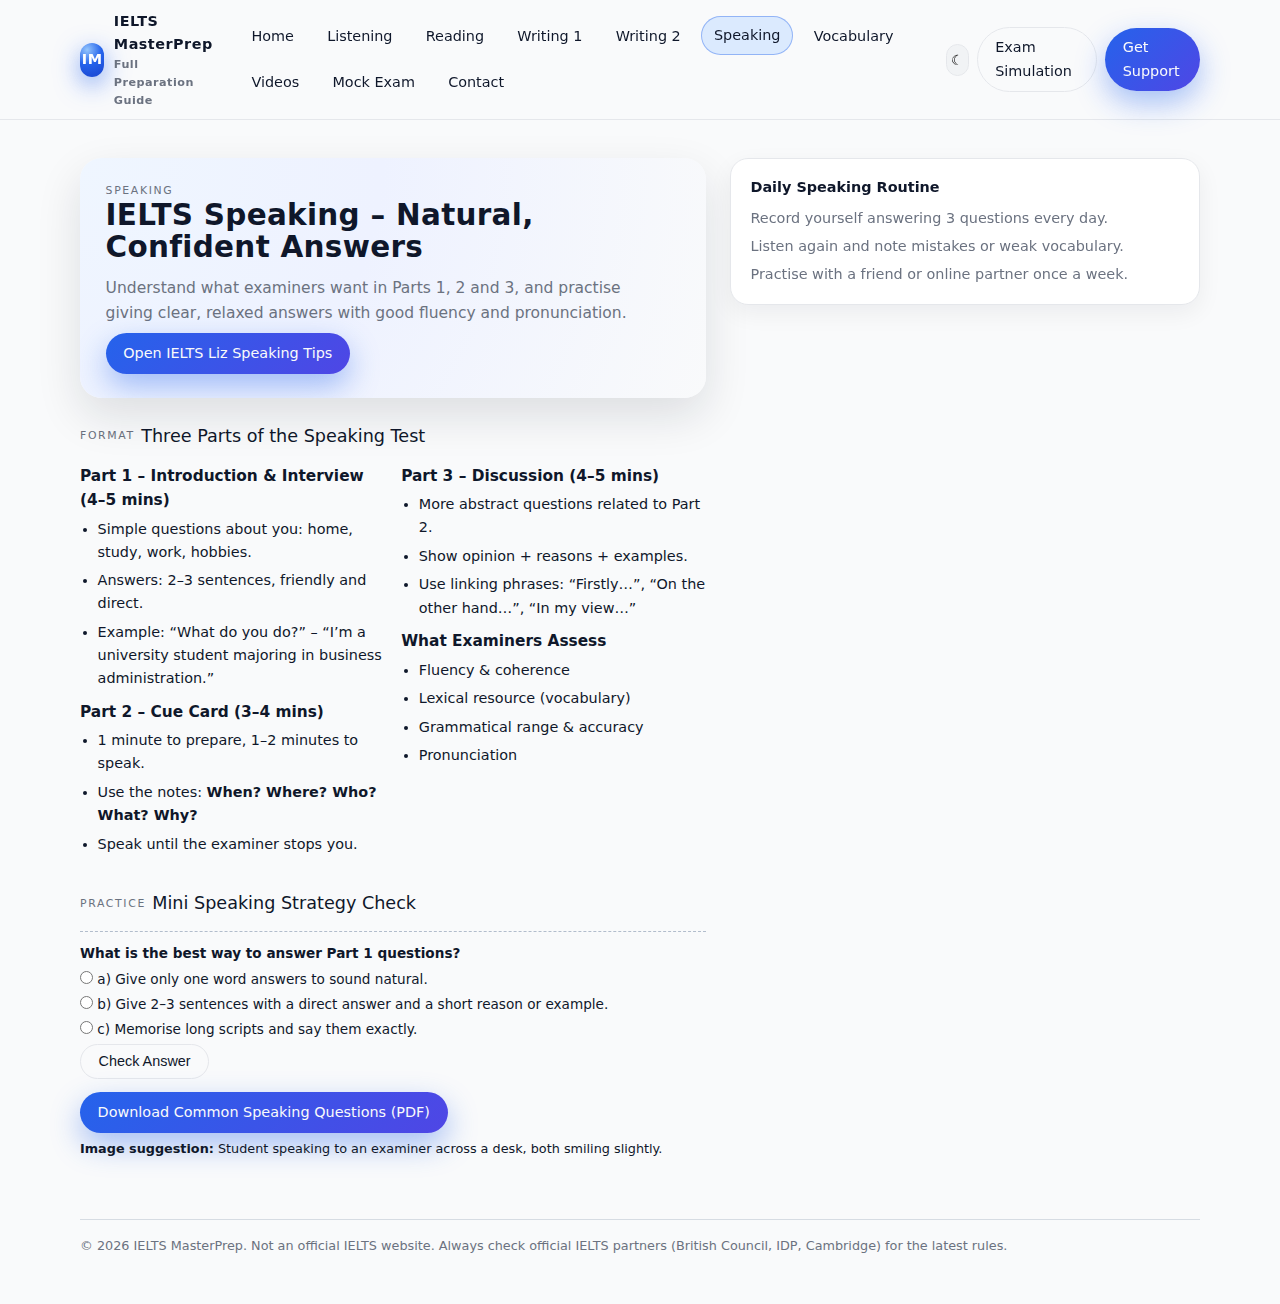
<file: speaking.html>
<!DOCTYPE html>
<html lang="en">
<head>
  <meta charset="UTF-8" />
  <meta name="viewport" content="width=device-width, initial-scale=1.0" />
  <title>IELTS Speaking – Parts 1, 2 & 3 Tips</title>
  <meta name="description"
        content="IELTS Speaking guide with clear explanations for Parts 1, 2 and 3, plus fluency, pronunciation and vocabulary tips." />
  <meta name="keywords"
        content="IELTS speaking tips, IELTS speaking part 1, IELTS speaking part 2 cue card, IELTS speaking part 3" />
  <link rel="stylesheet" href="styles.css" />
</head>
<body>
  <!-- HEADER with active Speaking -->
  <header>
    <div class="nav-inner">
      <div class="brand">
        <div class="brand-mark">IM</div>
        <div>
          <div style="font-size:0.9rem;">IELTS MasterPrep</div>
          <div style="font-size:0.7rem;" class="muted">Full Preparation Guide</div>
        </div>
      </div>
      <nav class="nav-links">
        <a href="index.html" class="NAV_HOME">Home</a>
        <a href="listening.html" class="NAV_LISTENING">Listening</a>
        <a href="reading.html" class="NAV_READING">Reading</a>
        <a href="writing-task-1.html" class="NAV_WT1">Writing 1</a>
        <a href="writing-task-2.html" class="NAV_WT2">Writing 2</a>
        <a href="speaking.html" class="NAV_SPEAKING active">Speaking</a>
        <a href="vocabulary.html" class="NAV_VOCAB">Vocabulary</a>
        <a href="videos.html" class="NAV_VIDEOS">Videos</a>
        <a href="exam-sim.html" class="NAV_EXAM">Mock Exam</a>
        <a href="contact.html" class="NAV_CONTACT">Contact</a>
      </nav>
      <div class="nav-cta">
        <button class="toggle" id="themeToggle" title="Toggle light/dark mode">☾</button>
        <a href="exam-sim.html" class="btn secondary">Exam Simulation</a>
        <a href="contact.html" class="btn">Get Support</a>
      </div>
    </div>
  </header>

  <div class="page">
    <main>
      <div>
        <section class="hero section">
          <div class="section-kicker">Speaking</div>
          <h1>IELTS Speaking – Natural, Confident Answers</h1>
          <p class="lead">
            Understand what examiners want in Parts 1, 2 and 3, and practise giving clear,
            relaxed answers with good fluency and pronunciation.
          </p>
          <div class="hero-cta">
            <a href="https://ieltsliz.com/ielts-speaking-free-lessons-essential-tips/" target="_blank" class="btn">
              Open IELTS Liz Speaking Tips
            </a>
          </div>
        </section>

        <section class="section">
          <div class="section-header">
            <div class="section-title">
              <span class="section-kicker">Format</span>
              <span>Three Parts of the Speaking Test</span>
            </div>
          </div>
          <div class="grid-2">
            <div>
              <h3>Part 1 – Introduction & Interview (4–5 mins)</h3>
              <ul class="list">
                <li>Simple questions about you: home, study, work, hobbies.</li>
                <li>Answers: 2–3 sentences, friendly and direct.</li>
                <li>Example: “What do you do?” – “I’m a university student majoring in business administration.”</li>
              </ul>

              <h3>Part 2 – Cue Card (3–4 mins)</h3>
              <ul class="list">
                <li>1 minute to prepare, 1–2 minutes to speak.</li>
                <li>Use the notes: <strong>When? Where? Who? What? Why?</strong></li>
                <li>Speak until the examiner stops you.</li>
              </ul>
            </div>
            <div>
              <h3>Part 3 – Discussion (4–5 mins)</h3>
              <ul class="list">
                <li>More abstract questions related to Part 2.</li>
                <li>Show opinion + reasons + examples.</li>
                <li>Use linking phrases: “Firstly…”, “On the other hand…”, “In my view…”</li>
              </ul>

              <h3>What Examiners Assess</h3>
              <ul class="list">
                <li>Fluency & coherence</li>
                <li>Lexical resource (vocabulary)</li>
                <li>Grammatical range & accuracy</li>
                <li>Pronunciation</li>
              </ul>
            </div>
          </div>
        </section>

        <section class="section">
          <div class="section-header">
            <div class="section-title">
              <span class="section-kicker">Practice</span>
              <span>Mini Speaking Strategy Check</span>
            </div>
          </div>

          <div class="quiz" data-quiz-id="speaking" data-correct="b">
            <div class="quiz-question">
              <strong>What is the best way to answer Part 1 questions?</strong>
            </div>
            <div class="quiz-options">
              <label><input type="radio" name="q-speaking" value="a">
                a) Give only one word answers to sound natural.
              </label>
              <label><input type="radio" name="q-speaking" value="b">
                b) Give 2–3 sentences with a direct answer and a short reason or example.
              </label>
              <label><input type="radio" name="q-speaking" value="c">
                c) Memorise long scripts and say them exactly.
              </label>
            </div>
            <button class="btn secondary" type="button" data-quiz-check>Check Answer</button>
            <div class="quiz-result"></div>
          </div>

          <p style="margin-top:0.8rem;">
            <a href="#" class="btn">Download Common Speaking Questions (PDF)</a>
          </p>
          <div class="image-notes">
            <strong>Image suggestion:</strong> Student speaking to an examiner across a desk, both smiling slightly.
          </div>
        </section>
      </div>

      <aside class="side-panel">
        <div class="card">
          <h3>Daily Speaking Routine</h3>
          <ul>
            <li>Record yourself answering 3 questions every day.</li>
            <li>Listen again and note mistakes or weak vocabulary.</li>
            <li>Practise with a friend or online partner once a week.</li>
          </ul>
        </div>
      </aside>
    </main>

    <footer>
      <div>© <span id="year"></span> IELTS MasterPrep. Not an official IELTS website.
        Always check official IELTS partners (British Council, IDP, Cambridge) for the latest rules.
      </div>
    </footer>
  </div>

  <script src="main.js"></script>
</body>
</html>
</file>
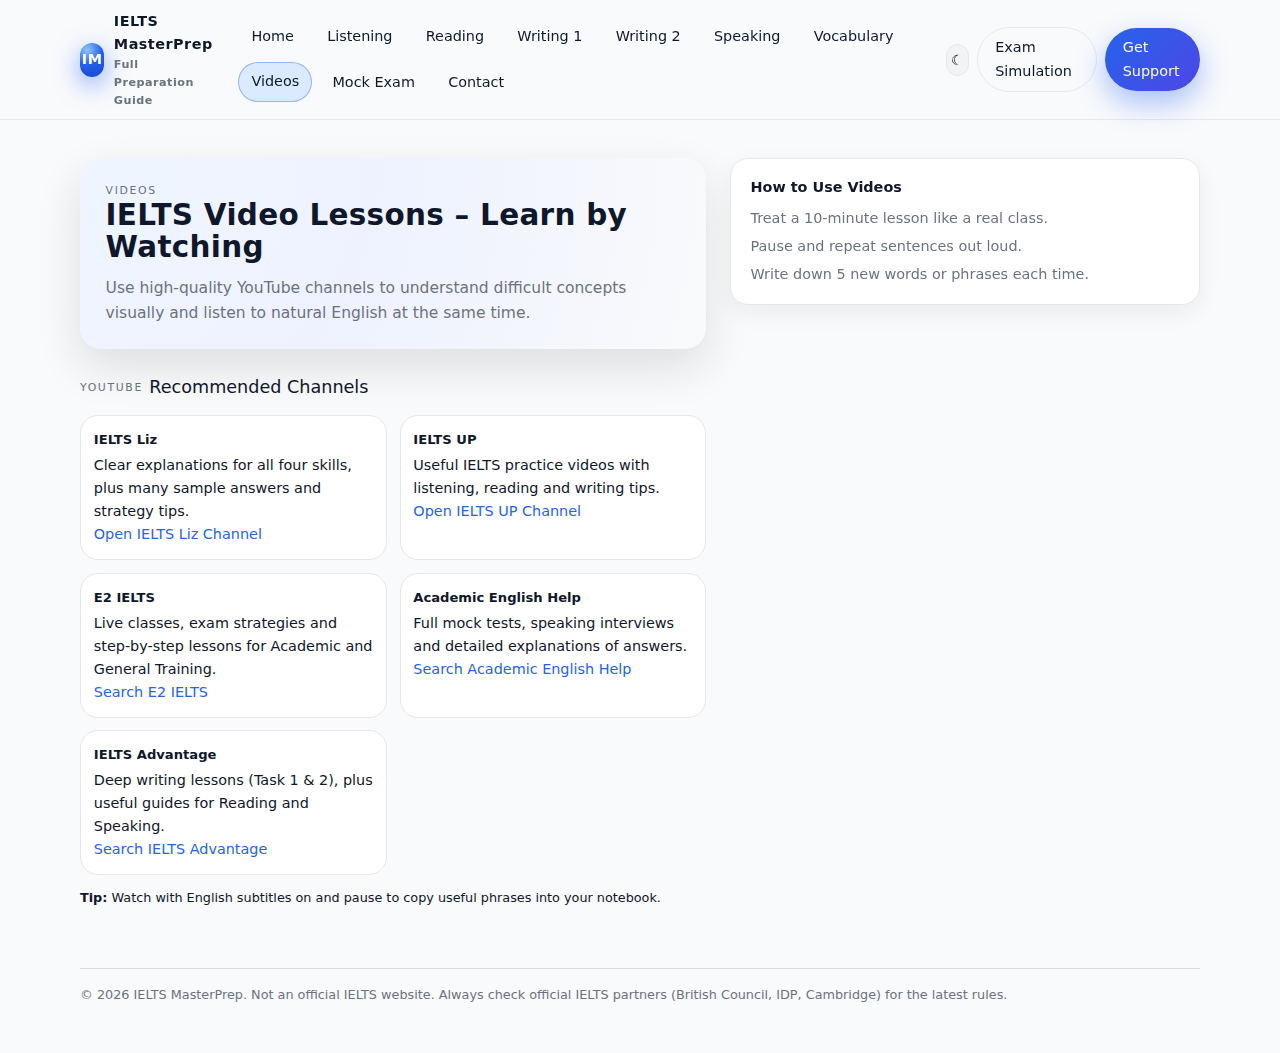
<file: videos.html>
<!DOCTYPE html>
<html lang="en">
<head>
  <meta charset="UTF-8" />
  <meta name="viewport" content="width=device-width, initial-scale=1.0" />
  <title>IELTS Video Lessons – Trusted YouTube Channels</title>
  <meta name="description"
        content="Curated IELTS video lessons from IELTS Liz, IELTS UP, E2 IELTS, Academic English Help, and IELTS Advantage." />
  <meta name="keywords"
        content="IELTS videos, IELTS Liz YouTube, E2 IELTS, IELTS Advantage, Academic English Help" />
  <link rel="stylesheet" href="styles.css" />
</head>
<body>
  <!-- HEADER with active Videos -->
  <header>
    <div class="nav-inner">
      <div class="brand">
        <div class="brand-mark">IM</div>
        <div>
          <div style="font-size:0.9rem;">IELTS MasterPrep</div>
          <div style="font-size:0.7rem;" class="muted">Full Preparation Guide</div>
        </div>
      </div>
      <nav class="nav-links">
        <a href="index.html" class="NAV_HOME">Home</a>
        <a href="listening.html" class="NAV_LISTENING">Listening</a>
        <a href="reading.html" class="NAV_READING">Reading</a>
        <a href="writing-task-1.html" class="NAV_WT1">Writing 1</a>
        <a href="writing-task-2.html" class="NAV_WT2">Writing 2</a>
        <a href="speaking.html" class="NAV_SPEAKING">Speaking</a>
        <a href="vocabulary.html" class="NAV_VOCAB">Vocabulary</a>
        <a href="videos.html" class="NAV_VIDEOS active">Videos</a>
        <a href="exam-sim.html" class="NAV_EXAM">Mock Exam</a>
        <a href="contact.html" class="NAV_CONTACT">Contact</a>
      </nav>
      <div class="nav-cta">
        <button class="toggle" id="themeToggle" title="Toggle light/dark mode">☾</button>
        <a href="exam-sim.html" class="btn secondary">Exam Simulation</a>
        <a href="contact.html" class="btn">Get Support</a>
      </div>
    </div>
  </header>

  <div class="page">
    <main>
      <div>
        <section class="hero section">
          <div class="section-kicker">Videos</div>
          <h1>IELTS Video Lessons – Learn by Watching</h1>
          <p class="lead">
            Use high-quality YouTube channels to understand difficult concepts visually and listen
            to natural English at the same time.
          </p>
        </section>

        <section class="section">
          <div class="section-header">
            <div class="section-title">
              <span class="section-kicker">YouTube</span>
              <span>Recommended Channels</span>
            </div>
          </div>

          <div class="video-grid">
            <div class="video-card">
              <strong>IELTS Liz</strong>
              <p>Clear explanations for all four skills, plus many sample answers and strategy tips.</p>
              <p><a href="https://www.youtube.com/@ieltsliz" target="_blank">Open IELTS Liz Channel</a></p>
            </div>
            <div class="video-card">
              <strong>IELTS UP</strong>
              <p>Useful IELTS practice videos with listening, reading and writing tips.</p>
              <p><a href="https://www.youtube.com/@ielts-uponlinelessons7695" target="_blank">Open IELTS UP Channel</a></p>
            </div>
            <div class="video-card">
              <strong>E2 IELTS</strong>
              <p>Live classes, exam strategies and step-by-step lessons for Academic and General Training.</p>
              <p><a href="https://www.youtube.com/results?search_query=E2+IELTS" target="_blank">Search E2 IELTS</a></p>
            </div>
            <div class="video-card">
              <strong>Academic English Help</strong>
              <p>Full mock tests, speaking interviews and detailed explanations of answers.</p>
              <p><a href="https://www.youtube.com/results?search_query=Academic+English+Help+IELTS" target="_blank">Search Academic English Help</a></p>
            </div>
            <div class="video-card">
              <strong>IELTS Advantage</strong>
              <p>Deep writing lessons (Task 1 & 2), plus useful guides for Reading and Speaking.</p>
              <p><a href="https://www.youtube.com/results?search_query=IELTS+Advantage" target="_blank">Search IELTS Advantage</a></p>
            </div>
          </div>

          <div class="image-notes" style="margin-top:0.8rem;">
            <strong>Tip:</strong> Watch with English subtitles on and pause to copy useful phrases into your notebook.
          </div>
        </section>
      </div>

      <aside class="side-panel">
        <div class="card">
          <h3>How to Use Videos</h3>
          <ul>
            <li>Treat a 10-minute lesson like a real class.</li>
            <li>Pause and repeat sentences out loud.</li>
            <li>Write down 5 new words or phrases each time.</li>
          </ul>
        </div>
      </aside>
    </main>

    <footer>
      <div>© <span id="year"></span> IELTS MasterPrep. Not an official IELTS website.
        Always check official IELTS partners (British Council, IDP, Cambridge) for the latest rules.
      </div>
    </footer>
  </div>

  <script src="main.js"></script>
</body>
</html>
</file>
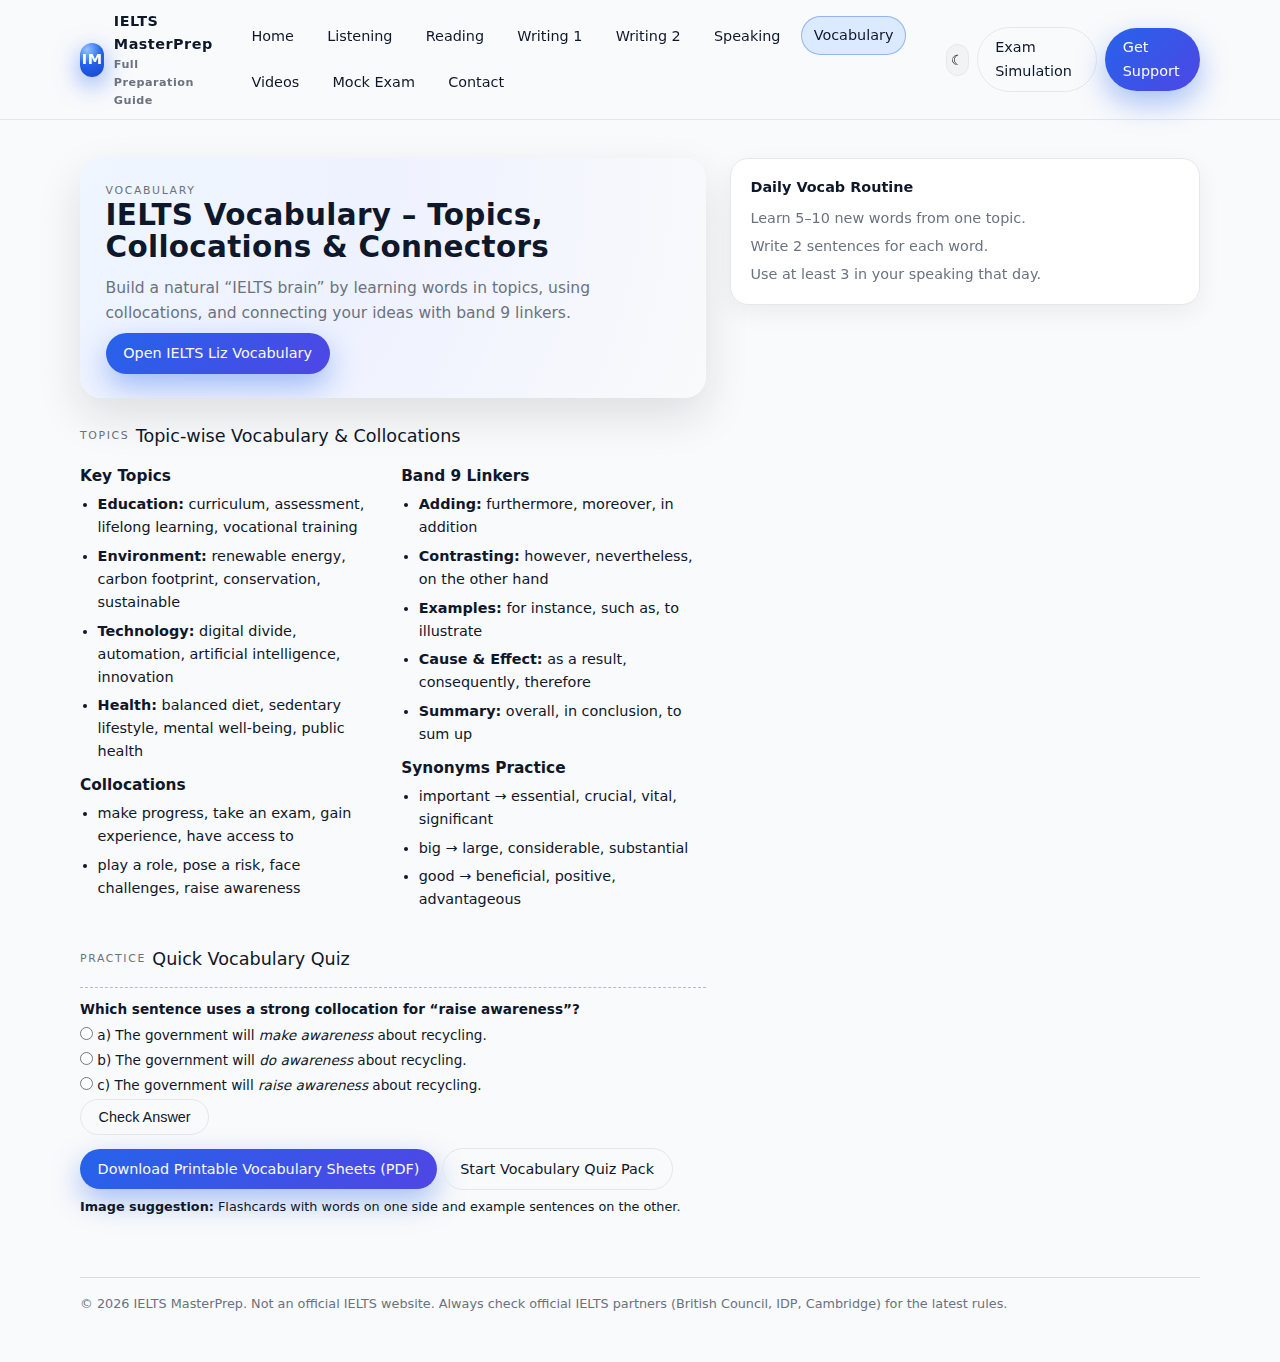
<file: vocabulary.html>
<!DOCTYPE html>
<html lang="en">
<head>
  <meta charset="UTF-8" />
  <meta name="viewport" content="width=device-width, initial-scale=1.0" />
  <title>IELTS Vocabulary by Topic – Collocations & Linking Phrases</title>
  <meta name="description"
        content="Grow high-scoring IELTS vocabulary with topic lists, collocations, synonyms, and band 9 connectors, plus printable word lists." />
  <meta name="keywords"
        content="IELTS vocabulary list, IELTS band 9 vocabulary, IELTS collocations, IELTS linking words" />
  <link rel="stylesheet" href="styles.css" />
</head>
<body>
  <!-- HEADER with active Vocabulary -->
  <header>
    <div class="nav-inner">
      <div class="brand">
        <div class="brand-mark">IM</div>
        <div>
          <div style="font-size:0.9rem;">IELTS MasterPrep</div>
          <div style="font-size:0.7rem;" class="muted">Full Preparation Guide</div>
        </div>
      </div>
      <nav class="nav-links">
        <a href="index.html" class="NAV_HOME">Home</a>
        <a href="listening.html" class="NAV_LISTENING">Listening</a>
        <a href="reading.html" class="NAV_READING">Reading</a>
        <a href="writing-task-1.html" class="NAV_WT1">Writing 1</a>
        <a href="writing-task-2.html" class="NAV_WT2">Writing 2</a>
        <a href="speaking.html" class="NAV_SPEAKING">Speaking</a>
        <a href="vocabulary.html" class="NAV_VOCAB active">Vocabulary</a>
        <a href="videos.html" class="NAV_VIDEOS">Videos</a>
        <a href="exam-sim.html" class="NAV_EXAM">Mock Exam</a>
        <a href="contact.html" class="NAV_CONTACT">Contact</a>
      </nav>
      <div class="nav-cta">
        <button class="toggle" id="themeToggle" title="Toggle light/dark mode">☾</button>
        <a href="exam-sim.html" class="btn secondary">Exam Simulation</a>
        <a href="contact.html" class="btn">Get Support</a>
      </div>
    </div>
  </header>

  <div class="page">
    <main>
      <div>
        <section class="hero section">
          <div class="section-kicker">Vocabulary</div>
          <h1>IELTS Vocabulary – Topics, Collocations & Connectors</h1>
          <p class="lead">
            Build a natural “IELTS brain” by learning words in topics, using collocations,
            and connecting your ideas with band 9 linkers.
          </p>
          <div class="hero-cta">
            <a href="https://ieltsliz.com/vocabulary/" target="_blank" class="btn">
              Open IELTS Liz Vocabulary
            </a>
          </div>
        </section>

        <section class="section">
          <div class="section-header">
            <div class="section-title">
              <span class="section-kicker">Topics</span>
              <span>Topic-wise Vocabulary & Collocations</span>
            </div>
          </div>
          <div class="grid-2">
            <div>
              <h3>Key Topics</h3>
              <ul class="list">
                <li><strong>Education:</strong> curriculum, assessment, lifelong learning, vocational training</li>
                <li><strong>Environment:</strong> renewable energy, carbon footprint, conservation, sustainable</li>
                <li><strong>Technology:</strong> digital divide, automation, artificial intelligence, innovation</li>
                <li><strong>Health:</strong> balanced diet, sedentary lifestyle, mental well-being, public health</li>
              </ul>

              <h3>Collocations</h3>
              <ul class="list">
                <li>make progress, take an exam, gain experience, have access to</li>
                <li>play a role, pose a risk, face challenges, raise awareness</li>
              </ul>
            </div>
            <div>
              <h3>Band 9 Linkers</h3>
              <ul class="list">
                <li><strong>Adding:</strong> furthermore, moreover, in addition</li>
                <li><strong>Contrasting:</strong> however, nevertheless, on the other hand</li>
                <li><strong>Examples:</strong> for instance, such as, to illustrate</li>
                <li><strong>Cause &amp; Effect:</strong> as a result, consequently, therefore</li>
                <li><strong>Summary:</strong> overall, in conclusion, to sum up</li>
              </ul>

              <h3>Synonyms Practice</h3>
              <ul class="list">
                <li>important → essential, crucial, vital, significant</li>
                <li>big → large, considerable, substantial</li>
                <li>good → beneficial, positive, advantageous</li>
              </ul>
            </div>
          </div>
        </section>

        <section class="section">
          <div class="section-header">
            <div class="section-title">
              <span class="section-kicker">Practice</span>
              <span>Quick Vocabulary Quiz</span>
            </div>
          </div>

          <!-- VOCAB QUIZ -->
          <div class="quiz" data-quiz-id="vocab" data-correct="c">
            <div class="quiz-question">
              <strong>Which sentence uses a strong collocation for “raise awareness”?</strong>
            </div>
            <div class="quiz-options">
              <label><input type="radio" name="q-vocab" value="a">
                a) The government will <em>make awareness</em> about recycling.
              </label>
              <label><input type="radio" name="q-vocab" value="b">
                b) The government will <em>do awareness</em> about recycling.
              </label>
              <label><input type="radio" name="q-vocab" value="c">
                c) The government will <em>raise awareness</em> about recycling.
              </label>
            </div>
            <button class="btn secondary" type="button" data-quiz-check>Check Answer</button>
            <div class="quiz-result"></div>
          </div>

          <p style="margin-top:0.8rem;">
            <a href="#" class="btn">Download Printable Vocabulary Sheets (PDF)</a>
            <a href="#" class="btn secondary">Start Vocabulary Quiz Pack</a>
          </p>
          <div class="image-notes">
            <strong>Image suggestion:</strong> Flashcards with words on one side and example sentences on the other.
          </div>
        </section>
      </div>

      <aside class="side-panel">
        <div class="card">
          <h3>Daily Vocab Routine</h3>
          <ul>
            <li>Learn 5–10 new words from one topic.</li>
            <li>Write 2 sentences for each word.</li>
            <li>Use at least 3 in your speaking that day.</li>
          </ul>
        </div>
      </aside>
    </main>

    <footer>
      <div>© <span id="year"></span> IELTS MasterPrep. Not an official IELTS website.
        Always check official IELTS partners (British Council, IDP, Cambridge) for the latest rules.
      </div>
    </footer>
  </div>

  <script src="main.js"></script>
</body>
</html>
</file>
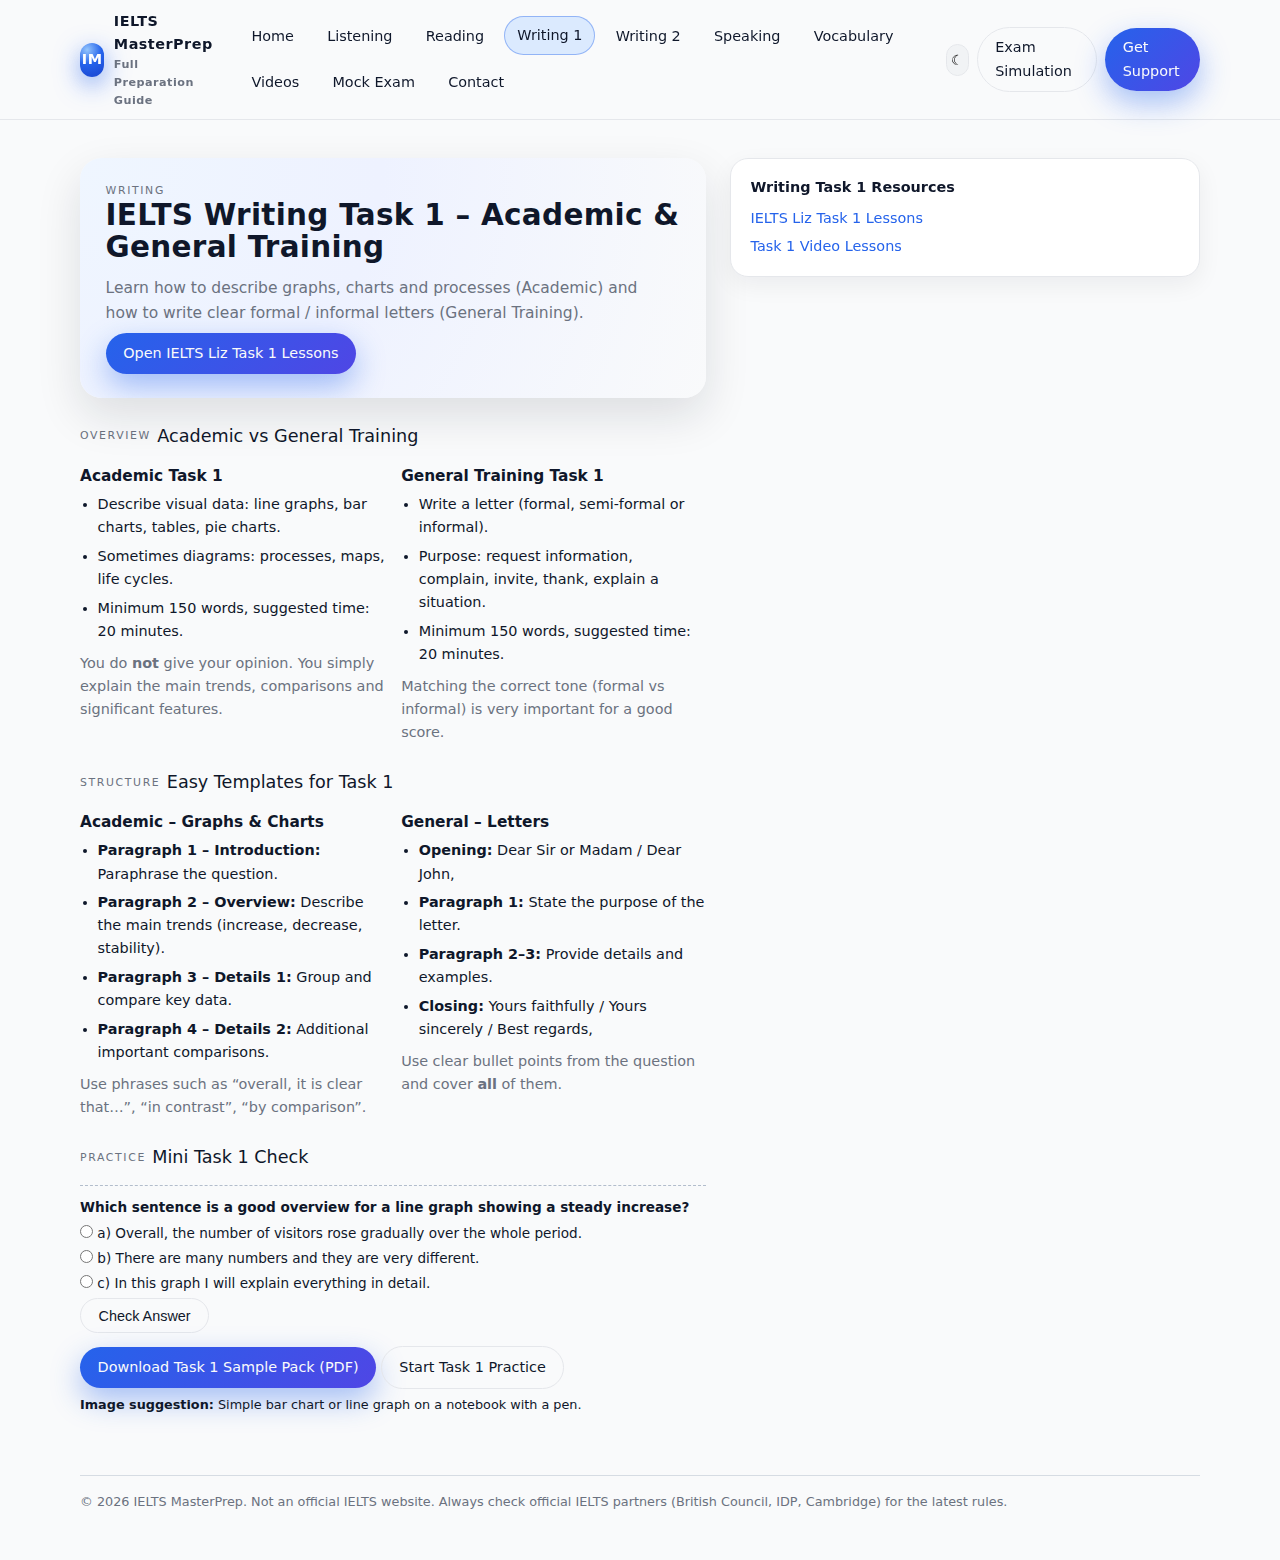
<file: writing-task-1.html>
<!DOCTYPE html>
<html lang="en">
<head>
  <meta charset="UTF-8" />
  <meta name="viewport" content="width=device-width, initial-scale=1.0" />
  <title>IELTS Writing Task 1 – Graphs, Charts & Letters</title>
  <meta name="description"
        content="Clear guide to IELTS Writing Task 1 (Academic & General Training) with structure, key vocabulary, and sample questions." />
  <meta name="keywords"
        content="IELTS Writing Task 1, IELTS charts, IELTS line graph, IELTS letter writing, academic task 1" />
  <link rel="stylesheet" href="styles.css" />
</head>
<body>
  <!-- HEADER with active Writing 1 -->
  <header>
    <div class="nav-inner">
      <div class="brand">
        <div class="brand-mark">IM</div>
        <div>
          <div style="font-size:0.9rem;">IELTS MasterPrep</div>
          <div style="font-size:0.7rem;" class="muted">Full Preparation Guide</div>
        </div>
      </div>
      <nav class="nav-links">
        <a href="index.html" class="NAV_HOME">Home</a>
        <a href="listening.html" class="NAV_LISTENING">Listening</a>
        <a href="reading.html" class="NAV_READING">Reading</a>
        <a href="writing-task-1.html" class="NAV_WT1 active">Writing 1</a>
        <a href="writing-task-2.html" class="NAV_WT2">Writing 2</a>
        <a href="speaking.html" class="NAV_SPEAKING">Speaking</a>
        <a href="vocabulary.html" class="NAV_VOCAB">Vocabulary</a>
        <a href="videos.html" class="NAV_VIDEOS">Videos</a>
        <a href="exam-sim.html" class="NAV_EXAM">Mock Exam</a>
        <a href="contact.html" class="NAV_CONTACT">Contact</a>
      </nav>
      <div class="nav-cta">
        <button class="toggle" id="themeToggle" title="Toggle light/dark mode">☾</button>
        <a href="exam-sim.html" class="btn secondary">Exam Simulation</a>
        <a href="contact.html" class="btn">Get Support</a>
      </div>
    </div>
  </header>

  <div class="page">
    <main>
      <div>
        <section class="hero section">
          <div class="section-kicker">Writing</div>
          <h1>IELTS Writing Task 1 – Academic & General Training</h1>
          <p class="lead">
            Learn how to describe graphs, charts and processes (Academic) and how to write clear
            formal / informal letters (General Training).
          </p>
          <div class="hero-cta">
            <a href="https://ieltsliz.com/ielts-writing-task-1-lessons-and-tips/" target="_blank" class="btn">
              Open IELTS Liz Task 1 Lessons
            </a>
          </div>
        </section>

        <section class="section">
          <div class="section-header">
            <div class="section-title">
              <span class="section-kicker">Overview</span>
              <span>Academic vs General Training</span>
            </div>
          </div>
          <div class="grid-2">
            <div>
              <h3>Academic Task 1</h3>
              <ul class="list">
                <li>Describe visual data: line graphs, bar charts, tables, pie charts.</li>
                <li>Sometimes diagrams: processes, maps, life cycles.</li>
                <li>Minimum 150 words, suggested time: 20 minutes.</li>
              </ul>
              <p class="muted">
                You do <strong>not</strong> give your opinion. You simply explain the main trends,
                comparisons and significant features.
              </p>
            </div>
            <div>
              <h3>General Training Task 1</h3>
              <ul class="list">
                <li>Write a letter (formal, semi-formal or informal).</li>
                <li>Purpose: request information, complain, invite, thank, explain a situation.</li>
                <li>Minimum 150 words, suggested time: 20 minutes.</li>
              </ul>
              <p class="muted">
                Matching the correct tone (formal vs informal) is very important for a good score.
              </p>
            </div>
          </div>
        </section>

        <section class="section">
          <div class="section-header">
            <div class="section-title">
              <span class="section-kicker">Structure</span>
              <span>Easy Templates for Task 1</span>
            </div>
          </div>
          <div class="grid-2">
            <div>
              <h3>Academic – Graphs & Charts</h3>
              <ul class="list">
                <li><strong>Paragraph 1 – Introduction:</strong> Paraphrase the question.</li>
                <li><strong>Paragraph 2 – Overview:</strong> Describe the main trends (increase, decrease, stability).</li>
                <li><strong>Paragraph 3 – Details 1:</strong> Group and compare key data.</li>
                <li><strong>Paragraph 4 – Details 2:</strong> Additional important comparisons.</li>
              </ul>
              <p class="muted">
                Use phrases such as “overall, it is clear that…”, “in contrast”, “by comparison”.
              </p>
            </div>
            <div>
              <h3>General – Letters</h3>
              <ul class="list">
                <li><strong>Opening:</strong> Dear Sir or Madam / Dear John,</li>
                <li><strong>Paragraph 1:</strong> State the purpose of the letter.</li>
                <li><strong>Paragraph 2–3:</strong> Provide details and examples.</li>
                <li><strong>Closing:</strong> Yours faithfully / Yours sincerely / Best regards,</li>
              </ul>
              <p class="muted">
                Use clear bullet points from the question and cover <strong>all</strong> of them.
              </p>
            </div>
          </div>
        </section>

        <section class="section">
          <div class="section-header">
            <div class="section-title">
              <span class="section-kicker">Practice</span>
              <span>Mini Task 1 Check</span>
            </div>
          </div>

          <div class="quiz" data-quiz-id="wt1" data-correct="a">
            <div class="quiz-question">
              <strong>Which sentence is a good overview for a line graph showing a steady increase?</strong>
            </div>
            <div class="quiz-options">
              <label><input type="radio" name="q-wt1" value="a">
                a) Overall, the number of visitors rose gradually over the whole period.
              </label>
              <label><input type="radio" name="q-wt1" value="b">
                b) There are many numbers and they are very different.
              </label>
              <label><input type="radio" name="q-wt1" value="c">
                c) In this graph I will explain everything in detail.
              </label>
            </div>
            <button class="btn secondary" type="button" data-quiz-check>Check Answer</button>
            <div class="quiz-result"></div>
          </div>

          <p style="margin-top:0.8rem;">
            <a href="#" class="btn">Download Task 1 Sample Pack (PDF)</a>
            <a href="#" class="btn secondary">Start Task 1 Practice</a>
          </p>
          <div class="image-notes">
            <strong>Image suggestion:</strong> Simple bar chart or line graph on a notebook with a pen.
          </div>
        </section>
      </div>

      <aside class="side-panel">
        <div class="card">
          <h3>Writing Task 1 Resources</h3>
          <ul>
            <li><a href="https://ieltsliz.com/ielts-writing-task-1-lessons-and-tips/" target="_blank">
              IELTS Liz Task 1 Lessons</a></li>
            <li><a href="videos.html">Task 1 Video Lessons</a></li>
          </ul>
        </div>
      </aside>
    </main>

    <footer>
      <div>© <span id="year"></span> IELTS MasterPrep. Not an official IELTS website.
        Always check official IELTS partners (British Council, IDP, Cambridge) for the latest rules.
      </div>
    </footer>
  </div>

  <script src="main.js"></script>
</body>
</html>
</file>
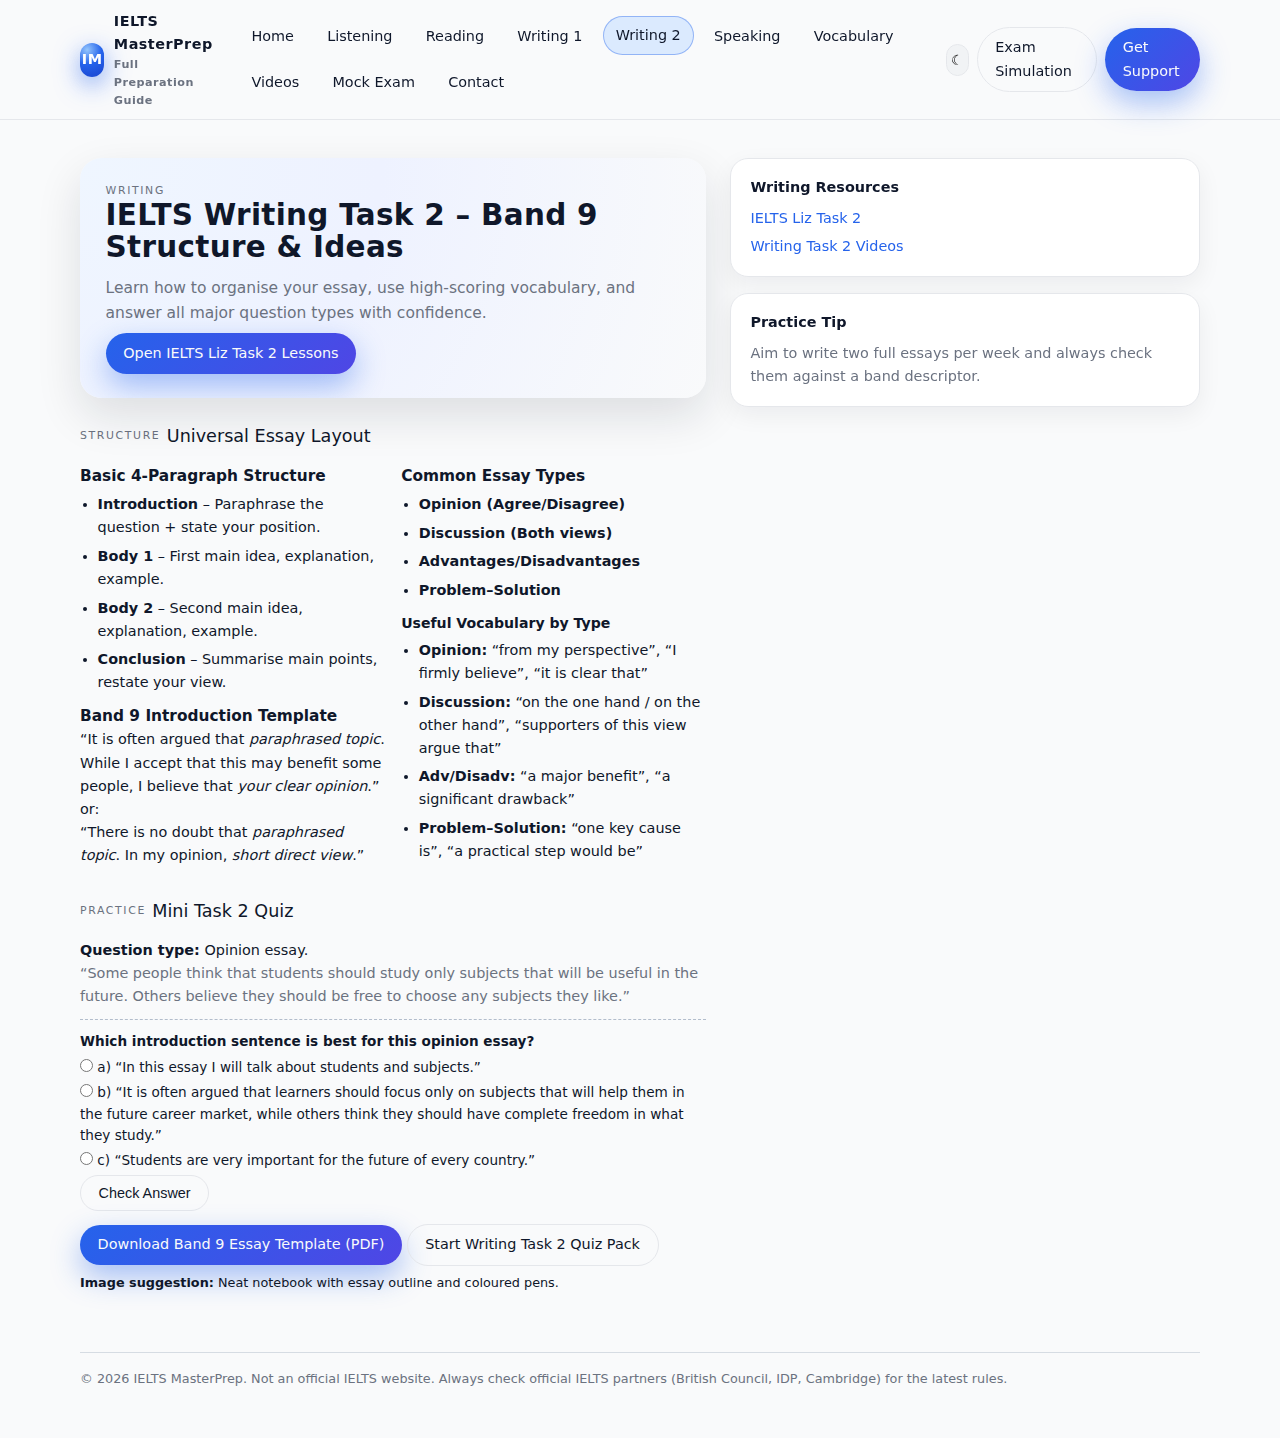
<file: writing-task-2.html>
<!DOCTYPE html>
<html lang="en">
<head>
  <meta charset="UTF-8" />
  <meta name="viewport" content="width=device-width, initial-scale=1.0" />
  <title>IELTS Writing Task 2 Essays – Band 9 Templates & Ideas</title>
  <meta name="description"
        content="Step-by-step guide to IELTS Writing Task 2: essay structures, band 9 templates, sample ideas, and topic-specific vocabulary." />
  <meta name="keywords"
        content="IELTS Writing Task 2, IELTS essay structure, band 9 essay, opinion essay, advantage disadvantage essay" />
  <link rel="stylesheet" href="styles.css" />
</head>
<body>
  <!-- HEADER with active Writing 2 -->
  <header>
    <div class="nav-inner">
      <div class="brand">
        <div class="brand-mark">IM</div>
        <div>
          <div style="font-size:0.9rem;">IELTS MasterPrep</div>
          <div style="font-size:0.7rem;" class="muted">Full Preparation Guide</div>
        </div>
      </div>
      <nav class="nav-links">
        <a href="index.html" class="NAV_HOME">Home</a>
        <a href="listening.html" class="NAV_LISTENING">Listening</a>
        <a href="reading.html" class="NAV_READING">Reading</a>
        <a href="writing-task-1.html" class="NAV_WT1">Writing 1</a>
        <a href="writing-task-2.html" class="NAV_WT2 active">Writing 2</a>
        <a href="speaking.html" class="NAV_SPEAKING">Speaking</a>
        <a href="vocabulary.html" class="NAV_VOCAB">Vocabulary</a>
        <a href="videos.html" class="NAV_VIDEOS">Videos</a>
        <a href="exam-sim.html" class="NAV_EXAM">Mock Exam</a>
        <a href="contact.html" class="NAV_CONTACT">Contact</a>
      </nav>
      <div class="nav-cta">
        <button class="toggle" id="themeToggle" title="Toggle light/dark mode">☾</button>
        <a href="exam-sim.html" class="btn secondary">Exam Simulation</a>
        <a href="contact.html" class="btn">Get Support</a>
      </div>
    </div>
  </header>

  <div class="page">
    <main>
      <div>
        <section class="hero section">
          <div class="section-kicker">Writing</div>
          <h1>IELTS Writing Task 2 – Band 9 Structure & Ideas</h1>
          <p class="lead">
            Learn how to organise your essay, use high-scoring vocabulary, and answer all major
            question types with confidence.
          </p>
          <div class="hero-cta">
            <a href="https://ieltsliz.com/ielts-writing-task-2/" target="_blank" class="btn">
              Open IELTS Liz Task 2 Lessons
            </a>
          </div>
        </section>

        <section class="section">
          <div class="section-header">
            <div class="section-title">
              <span class="section-kicker">Structure</span>
              <span>Universal Essay Layout</span>
            </div>
          </div>
          <div class="grid-2">
            <div>
              <h3>Basic 4-Paragraph Structure</h3>
              <ul class="list">
                <li><strong>Introduction</strong> – Paraphrase the question + state your position.</li>
                <li><strong>Body 1</strong> – First main idea, explanation, example.</li>
                <li><strong>Body 2</strong> – Second main idea, explanation, example.</li>
                <li><strong>Conclusion</strong> – Summarise main points, restate your view.</li>
              </ul>

              <h3>Band 9 Introduction Template</h3>
              <p>
                “It is often argued that <em>paraphrased topic</em>. While I accept that this may
                benefit some people, I believe that <em>your clear opinion</em>.”
              </p>
              <p>
                or:<br/>
                “There is no doubt that <em>paraphrased topic</em>. In my opinion, <em>short direct view</em>.”
              </p>
            </div>
            <div>
              <h3>Common Essay Types</h3>
              <ul class="list">
                <li><strong>Opinion (Agree/Disagree)</strong></li>
                <li><strong>Discussion (Both views)</strong></li>
                <li><strong>Advantages/Disadvantages</strong></li>
                <li><strong>Problem–Solution</strong></li>
              </ul>
              <h4>Useful Vocabulary by Type</h4>
              <ul class="list">
                <li><strong>Opinion:</strong> “from my perspective”, “I firmly believe”, “it is clear that”</li>
                <li><strong>Discussion:</strong> “on the one hand / on the other hand”, “supporters of this view argue that”</li>
                <li><strong>Adv/Disadv:</strong> “a major benefit”, “a significant drawback”</li>
                <li><strong>Problem–Solution:</strong> “one key cause is”, “a practical step would be”</li>
              </ul>
            </div>
          </div>
        </section>

        <section class="section">
          <div class="section-header">
            <div class="section-title">
              <span class="section-kicker">Practice</span>
              <span>Mini Task 2 Quiz</span>
            </div>
          </div>
          <p><strong>Question type:</strong> Opinion essay.</p>
          <p class="muted">
            “Some people think that students should study only subjects that will be useful in the future.
            Others believe they should be free to choose any subjects they like.”
          </p>

          <!-- WRITING QUIZ -->
          <div class="quiz" data-quiz-id="writing2" data-correct="b">
            <div class="quiz-question">
              <strong>Which introduction sentence is best for this opinion essay?</strong>
            </div>
            <div class="quiz-options">
              <label><input type="radio" name="q-writing2" value="a">
                a) “In this essay I will talk about students and subjects.”
              </label>
              <label><input type="radio" name="q-writing2" value="b">
                b) “It is often argued that learners should focus only on subjects that will help them in the future career market, while others think they should have complete freedom in what they study.”
              </label>
              <label><input type="radio" name="q-writing2" value="c">
                c) “Students are very important for the future of every country.”
              </label>
            </div>
            <button class="btn secondary" type="button" data-quiz-check>Check Answer</button>
            <div class="quiz-result"></div>
          </div>

          <p style="margin-top:0.8rem;">
            <a href="#" class="btn">Download Band 9 Essay Template (PDF)</a>
            <a href="#" class="btn secondary">Start Writing Task 2 Quiz Pack</a>
          </p>
          <div class="image-notes">
            <strong>Image suggestion:</strong> Neat notebook with essay outline and coloured pens.
          </div>
        </section>
      </div>

      <aside class="side-panel">
        <div class="card">
          <h3>Writing Resources</h3>
          <ul>
            <li><a href="https://ieltsliz.com/ielts-writing-task-2/" target="_blank">IELTS Liz Task 2</a></li>
            <li><a href="videos.html">Writing Task 2 Videos</a></li>
          </ul>
        </div>
        <div class="card">
          <h3>Practice Tip</h3>
          <p class="muted">Aim to write two full essays per week and always check them against a band descriptor.</p>
        </div>
      </aside>
    </main>

    <footer>
      <div>© <span id="year"></span> IELTS MasterPrep. Not an official IELTS website.
        Always check official IELTS partners (British Council, IDP, Cambridge) for the latest rules.
      </div>
    </footer>
  </div>

  <script src="main.js"></script>
</body>
</html>
</file>
<file: styles.css>
:root {
  --primary: #2563eb;
  --primary-soft: #dbeafe;
  --accent: #10b981;
  --bg-light: #f9fafb;
  --bg-dark: #020617;
  --surface-light: #ffffff;
  --surface-dark: #020617;
  --text-light: #0f172a;
  --text-muted-light: #6b7280;
  --text-dark: #e5e7eb;
  --text-muted-dark: #9ca3af;
  --border-light: #e5e7eb;
  --border-dark: #1f2937;
  --shadow-soft: 0 18px 45px rgba(15, 23, 42, 0.12);
  --radius-xl: 18px;
  --transition-fast: 0.2s ease;
}

* {
  box-sizing: border-box;
  margin: 0;
  padding: 0;
}

body {
  font-family: system-ui, -apple-system, BlinkMacSystemFont, "Segoe UI", sans-serif;
  background: var(--bg-light);
  color: var(--text-light);
  line-height: 1.6;
  transition: background-color var(--transition-fast), color var(--transition-fast);
}

body.dark {
  background: radial-gradient(circle at top left, #020617, #020617 40%, #030712 100%);
  color: var(--text-dark);
}

a {
  color: var(--primary);
  text-decoration: none;
}
a:hover {
  text-decoration: underline;
}

.page {
  max-width: 1160px;
  margin: 0 auto;
  padding: 1.25rem 1.25rem 3rem;
}

/* HEADER / NAV */

header {
  position: sticky;
  top: 0;
  z-index: 50;
  backdrop-filter: blur(14px);
  background: color-mix(in srgb, var(--bg-light) 80%, transparent);
  border-bottom: 1px solid var(--border-light);
  transition: background-color var(--transition-fast), border-color var(--transition-fast);
}
body.dark header {
  background: color-mix(in srgb, #020617 80%, transparent);
  border-color: var(--border-dark);
}

.nav-inner {
  max-width: 1160px;
  margin: 0 auto;
  padding: 0.6rem 1.25rem;
  display: flex;
  align-items: center;
  justify-content: space-between;
  gap: 1rem;
}

.brand {
  display: flex;
  align-items: center;
  gap: 0.6rem;
  font-weight: 700;
  letter-spacing: 0.03em;
}

.brand-mark {
  width: 34px;
  height: 34px;
  border-radius: 999px;
  background: radial-gradient(circle at 30% 20%, #93c5fd, #2563eb 45%, #1d4ed8 80%);
  box-shadow: 0 8px 25px rgba(37, 99, 235, 0.55);
  display: flex;
  align-items: center;
  justify-content: center;
  color: white;
  font-size: 0.9rem;
}

.nav-links {
  display: flex;
  flex-wrap: wrap;
  gap: 0.45rem;
  font-size: 0.9rem;
}
.nav-links a {
  padding: 0.45rem 0.75rem;
  border-radius: 999px;
  border: 1px solid transparent;
  text-decoration: none;
  color: inherit;
  transition:
    background-color var(--transition-fast),
    border-color var(--transition-fast),
    color var(--transition-fast),
    transform var(--transition-fast);
}
.nav-links a:hover,
.nav-links a.active {
  background: var(--primary-soft);
  border-color: rgba(37, 99, 235, 0.4);
  transform: translateY(-1px);
}
body.dark .nav-links a:hover,
body.dark .nav-links a.active {
  background: rgba(37, 99, 235, 0.18);
}

.nav-cta {
  display: flex;
  align-items: center;
  gap: 0.5rem;
}

/* BUTTONS */

.btn,
button.btn {
  display: inline-flex;
  align-items: center;
  justify-content: center;
  gap: 0.35rem;
  padding: 0.55rem 1.1rem;
  border-radius: 999px;
  border: none;
  font-size: 0.9rem;
  cursor: pointer;
  text-decoration: none;
  background: linear-gradient(135deg, var(--primary), #4f46e5);
  color: #f9fafb;
  box-shadow: 0 12px 30px rgba(37, 99, 235, 0.4);
  transition: transform var(--transition-fast), box-shadow var(--transition-fast), opacity var(--transition-fast);
}
.btn:hover {
  transform: translateY(-1px);
  box-shadow: 0 18px 40px rgba(37, 99, 235, 0.55);
  text-decoration: none;
}

.btn.secondary {
  background: transparent;
  color: inherit;
  border: 1px solid var(--border-light);
  box-shadow: none;
}
body.dark .btn.secondary {
  border-color: var(--border-dark);
}
.btn.secondary:hover {
  background: rgba(15, 23, 42, 0.03);
  box-shadow: none;
}

/* TOGGLE */

.toggle {
  width: 32px;
  height: 32px;
  border-radius: 999px;
  border: 1px solid var(--border-light);
  background: rgba(15, 23, 42, 0.03);
  display: flex;
  align-items: center;
  justify-content: center;
  cursor: pointer;
  font-size: 0.9rem;
  transition: background-color var(--transition-fast), transform var(--transition-fast), border-color var(--transition-fast);
}
body.dark .toggle {
  border-color: var(--border-dark);
  background: rgba(15, 23, 42, 0.6);
}
.toggle:hover {
  transform: translateY(-1px);
}

/* LAYOUT */

main {
  margin-top: 1.1rem;
  display: grid;
  grid-template-columns: minmax(0, 1.2fr) minmax(250px, 0.9fr);
  gap: 1.5rem;
}
@media (max-width: 920px) {
  main {
    grid-template-columns: minmax(0, 1fr);
  }
  .nav-inner {
    flex-wrap: wrap;
  }
  .nav-links {
    justify-content: flex-start;
    overflow-x: auto;
  }
}

/* HERO */

.hero {
  background: radial-gradient(circle at top left, #eff6ff, #eef2ff 45%, #f9fafb 100%);
  border-radius: calc(var(--radius-xl) * 1.2);
  padding: 1.5rem 1.6rem;
  margin-bottom: 1.3rem;
  box-shadow: var(--shadow-soft);
  position: relative;
  overflow: hidden;
}
body.dark .hero {
  background: radial-gradient(circle at top left, rgba(37, 99, 235, 0.12), rgba(15, 23, 42, 0.9));
}
.hero h1 {
  font-size: clamp(1.7rem, 2.3vw, 2.25rem);
  line-height: 1.1;
  margin-bottom: 0.75rem;
  letter-spacing: 0.01em;
}
.hero p.lead {
  font-size: 0.97rem;
  max-width: 35rem;
  color: var(--text-muted-light);
}
body.dark .hero p.lead {
  color: var(--text-muted-dark);
}
.hero-tags {
  display: flex;
  flex-wrap: wrap;
  gap: 0.4rem;
  margin: 0.9rem 0 1.1rem;
}
.chip {
  font-size: 0.78rem;
  padding: 0.22rem 0.6rem;
  border-radius: 999px;
  border: 1px solid rgba(148, 163, 184, 0.6);
  background: rgba(255, 255, 255, 0.6);
  backdrop-filter: blur(4px);
}
body.dark .chip {
  background: rgba(15, 23, 42, 0.7);
  border-color: rgba(51, 65, 85, 0.9);
}
.hero-cta {
  display: flex;
  flex-wrap: wrap;
  gap: 0.6rem;
  margin-top: 0.5rem;
  align-items: center;
}
.hero-note {
  font-size: 0.8rem;
  color: var(--text-muted-light);
}
body.dark .hero-note {
  color: var(--text-muted-dark);
}

/* CARDS / ASIDE */

.side-panel {
  position: sticky;
  top: 4rem;
  align-self: flex-start;
  display: flex;
  flex-direction: column;
  gap: 1rem;
}

.card {
  background: var(--surface-light);
  border-radius: var(--radius-xl);
  border: 1px solid var(--border-light);
  padding: 1.1rem 1.2rem;
  box-shadow: 0 8px 25px rgba(15, 23, 42, 0.06);
  transition: background-color var(--transition-fast), border-color var(--transition-fast), box-shadow var(--transition-fast), transform var(--transition-fast);
}
body.dark .card {
  background: rgba(15, 23, 42, 0.9);
  border-color: rgba(31, 41, 55, 0.9);
  box-shadow: 0 16px 50px rgba(0, 0, 0, 0.75);
}

.card h3 {
  font-size: 0.9rem;
  margin-bottom: 0.5rem;
}
.card ul {
  list-style: none;
  font-size: 0.8rem;
  color: var(--text-muted-light);
}
body.dark .card ul {
  color: var(--text-muted-dark);
}
.card ul li + li {
  margin-top: 0.3rem;
}

.badge {
  display: inline-flex;
  align-items: center;
  gap: 0.35rem;
  font-size: 0.72rem;
  padding: 0.15rem 0.5rem;
  border-radius: 999px;
  background: rgba(16, 185, 129, 0.1);
  color: #047857;
}
body.dark .badge {
  background: rgba(16, 185, 129, 0.18);
  color: #6ee7b7;
}

/* SECTIONS / TYPOGRAPHY */

.section {
  margin-bottom: 1.5rem;
}
.section-header {
  display: flex;
  align-items: baseline;
  justify-content: space-between;
  gap: 0.5rem;
  margin-bottom: 0.85rem;
}
.section-title {
  font-size: 1.1rem;
  display: flex;
  align-items: center;
  gap: 0.4rem;
}
.section-kicker {
  text-transform: uppercase;
  letter-spacing: 0.15em;
  font-size: 0.68rem;
  color: var(--text-muted-light);
}
body.dark .section-kicker {
  color: var(--text-muted-dark);
}

.grid-2 {
  display: grid;
  grid-template-columns: minmax(0, 1fr) minmax(0, 1fr);
  gap: 1rem;
}
@media (max-width: 720px) {
  .grid-2 {
    grid-template-columns: minmax(0, 1fr);
  }
}

h2 {
  font-size: 1.1rem;
}
h3 {
  font-size: 0.96rem;
}
h4 {
  font-size: 0.88rem;
}

p,
li {
  font-size: 0.9rem;
}

.muted {
  color: var(--text-muted-light);
}
body.dark .muted {
  color: var(--text-muted-dark);
}

.list {
  margin: 0.3rem 0 0.6rem 1.1rem;
}
.list li + li {
  margin-top: 0.35rem;
}

/* QUIZZES */

.quiz {
  margin-top: 0.7rem;
  padding-top: 0.7rem;
  border-top: 1px dashed rgba(148, 163, 184, 0.7);
  font-size: 0.85rem;
}
.quiz-question {
  margin-bottom: 0.25rem;
}
.quiz-options label {
  display: block;
  margin-bottom: 0.2rem;
  cursor: pointer;
}
.quiz-result {
  margin-top: 0.4rem;
  font-size: 0.8rem;
}

/* VIDEO GRID */

.video-grid {
  display: grid;
  grid-template-columns: minmax(0, 1fr) minmax(0, 1fr);
  gap: 0.8rem;
}
@media (max-width: 720px) {
  .video-grid {
    grid-template-columns: minmax(0, 1fr);
  }
}
.video-card {
  background: var(--surface-light);
  border-radius: var(--radius-xl);
  border: 1px solid var(--border-light);
  padding: 0.8rem;
  font-size: 0.82rem;
}
body.dark .video-card {
  background: rgba(15, 23, 42, 0.9);
  border-color: rgba(31, 41, 55, 0.9);
}
.video-card strong {
  display: block;
  margin-bottom: 0.25rem;
}

/* TABLES */

.study-plan-table {
  width: 100%;
  border-collapse: collapse;
  margin-top: 0.4rem;
  font-size: 0.82rem;
}
.study-plan-table th,
.study-plan-table td {
  padding: 0.4rem 0.55rem;
  border: 1px solid rgba(148, 163, 184, 0.4);
  text-align: left;
}
.study-plan-table th {
  background: rgba(15, 23, 42, 0.02);
}
body.dark .study-plan-table th {
  background: rgba(15, 23, 42, 0.6);
}

/* CONTACT FORM */

.contact-form {
  display: grid;
  grid-template-columns: minmax(0, 1fr) minmax(0, 1fr);
  gap: 0.8rem;
  margin-top: 0.6rem;
}
.contact-form label {
  font-size: 0.8rem;
  display: block;
  margin-bottom: 0.15rem;
}
.contact-form input,
.contact-form select,
.contact-form textarea {
  width: 100%;
  padding: 0.45rem 0.5rem;
  border-radius: 0.6rem;
  border: 1px solid rgba(148, 163, 184, 0.7);
  background: rgba(255, 255, 255, 0.9);
  font-size: 0.86rem;
  resize: vertical;
}
body.dark .contact-form input,
body.dark .contact-form select,
body.dark .contact-form textarea {
  background: rgba(15, 23, 42, 0.8);
  border-color: rgba(55, 65, 81, 0.9);
  color: var(--text-dark);
}
.contact-form .full-width {
  grid-column: 1 / -1;
}
@media (max-width: 720px) {
  .contact-form {
    grid-template-columns: minmax(0, 1fr);
  }
  .contact-form .full-width {
    grid-column: auto;
  }
}

/* FOOTER */

footer {
  margin-top: 2.2rem;
  padding-top: 1rem;
  border-top: 1px solid rgba(148, 163, 184, 0.35);
  font-size: 0.8rem;
  color: var(--text-muted-light);
}
body.dark footer {
  color: var(--text-muted-dark);
  border-color: rgba(31, 41, 55, 0.9);
}

/* SMALL */

.image-notes {
  font-size: 0.8rem;
  margin-top: 0.4rem;
}

/* RESPONSIVE */

@media (max-width: 720px) {
  .hero {
    padding: 1.2rem 1.2rem;
  }
}
</file>
